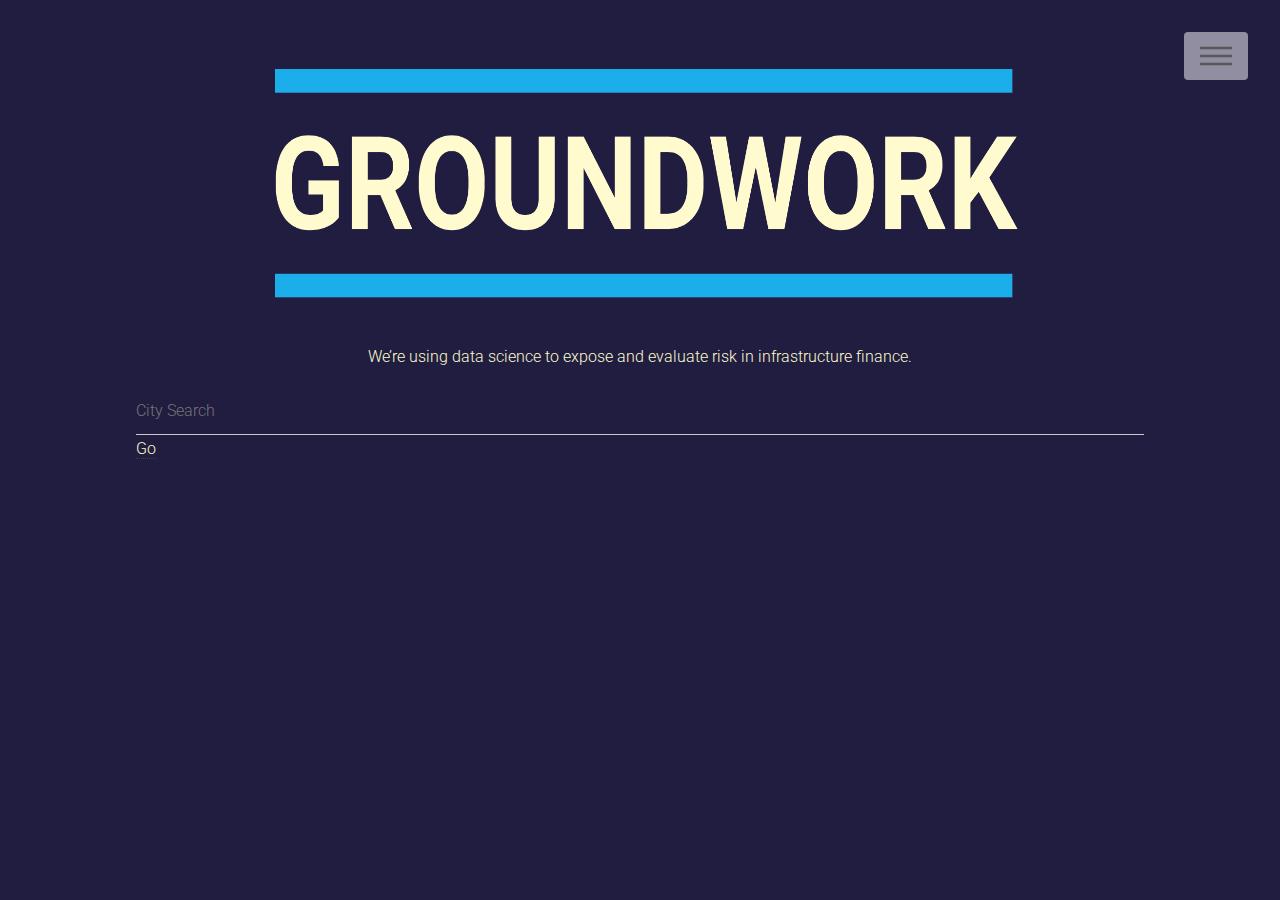
<file: html5up-phantom/index.html>
<!DOCTYPE HTML>
<!--
	Phantom by HTML5 UP
	html5up.net | @ajlkn
	Free for personal and commercial use under the CCA 3.0 license (html5up.net/license)
-->
<html>
	<head>
		<title>Groundwork</title>
		<meta charset="utf-8" />
		<meta name="viewport" content="width=device-width, initial-scale=1" />
		<!--[if lte IE 8]><script src="assets/js/ie/html5shiv.js"></script><![endif]-->
		<link rel="stylesheet" href="assets/css/main.css" />
        <link href="https://fonts.googleapis.com/css?family=Roboto" rel="stylesheet">
	</head>
    <body style="background-color:#201D40">

		<!-- Wrapper -->
			<div id="wrapper">

				<!-- Header -->
					<header id="header">
						<div class="inner">

							<!--&lt;!&ndash; Logo &ndash;&gt;-->
								<!--<a href="index.html" class="logo">-->
									<!--<span class="symbol"><img src="images/logo.svg" alt="" /></span><span class="title">Phantom</span>-->
								<!--</a>-->

							<!-- Nav -->
								<nav>
									<ul>
										<li><a href="#menu">Menu</a></li>
									</ul>
								</nav>
						</div>
					</header>

				<!-- Menu -->
					<nav id="menu">
						<h2>Menu</h2>
						<ul>
							<li><a href="index.html">Home</a></li>
							<li><a href="springfield_overview.html">Springfield Overview</a></li>
							<li><a href="springfield_roads.html">Springfield Roads</a></li>
						</ul>
					</nav>

				<!-- Main -->
					<div id="main">
						<div class="inner">
							<header>
								<p>
									<img src="images/groundwork.png" width="800" height="300" align="center">
								</p>
                                <!--<img class="centeredImage" src="images/groundwork.png" width="200" height="40">-->
								<p style="color:#FFFBCE">We’re using data science to expose and evaluate risk in infrastructure finance.</p>
							</header>

                            <div class="topnav">
                              <input type="text" font color="#FFFBCE" placeholder="City Search"><a href="springfield_overview.html"> <font color="#FFFBCE">Go</font></a>

                            </div>
							<!--<section class="tiles">-->
								<!--<article class="style1">-->
									<!--<span class="image">-->
										<!--<img src="images/pic01.jpg" alt="" />-->
									<!--</span>-->
									<!--<a href="generic.html">-->
										<!--<h2>Magna</h2>-->
										<!--<div class="content">-->
											<!--<p>Sed nisl arcu euismod sit amet nisi lorem etiam dolor veroeros et feugiat.</p>-->
										<!--</div>-->
									<!--</a>-->
								<!--</article>-->
								<!--<article class="style2">-->
									<!--<span class="image">-->
										<!--<img src="images/pic02.jpg" alt="" />-->
									<!--</span>-->
									<!--<a href="generic.html">-->
										<!--<h2>Lorem</h2>-->
										<!--<div class="content">-->
											<!--<p>Sed nisl arcu euismod sit amet nisi lorem etiam dolor veroeros et feugiat.</p>-->
										<!--</div>-->
									<!--</a>-->
								<!--</article>-->
								<!--<article class="style3">-->
									<!--<span class="image">-->
										<!--<img src="images/pic03.jpg" alt="" />-->
									<!--</span>-->
									<!--<a href="generic.html">-->
										<!--<h2>Feugiat</h2>-->
										<!--<div class="content">-->
											<!--<p>Sed nisl arcu euismod sit amet nisi lorem etiam dolor veroeros et feugiat.</p>-->
										<!--</div>-->
									<!--</a>-->
								<!--</article>-->
								<!--<article class="style4">-->
									<!--<span class="image">-->
										<!--<img src="images/pic04.jpg" alt="" />-->
									<!--</span>-->
									<!--<a href="generic.html">-->
										<!--<h2>Tempus</h2>-->
										<!--<div class="content">-->
											<!--<p>Sed nisl arcu euismod sit amet nisi lorem etiam dolor veroeros et feugiat.</p>-->
										<!--</div>-->
									<!--</a>-->
								<!--</article>-->
								<!--<article class="style5">-->
									<!--<span class="image">-->
										<!--<img src="images/pic05.jpg" alt="" />-->
									<!--</span>-->
									<!--<a href="generic.html">-->
										<!--<h2>Aliquam</h2>-->
										<!--<div class="content">-->
											<!--<p>Sed nisl arcu euismod sit amet nisi lorem etiam dolor veroeros et feugiat.</p>-->
										<!--</div>-->
									<!--</a>-->
								<!--</article>-->
								<!--<article class="style6">-->
									<!--<span class="image">-->
										<!--<img src="images/pic06.jpg" alt="" />-->
									<!--</span>-->
									<!--<a href="generic.html">-->
										<!--<h2>Veroeros</h2>-->
										<!--<div class="content">-->
											<!--<p>Sed nisl arcu euismod sit amet nisi lorem etiam dolor veroeros et feugiat.</p>-->
										<!--</div>-->
									<!--</a>-->
								<!--</article>-->
								<!--<article class="style2">-->
									<!--<span class="image">-->
										<!--<img src="images/pic07.jpg" alt="" />-->
									<!--</span>-->
									<!--<a href="generic.html">-->
										<!--<h2>Ipsum</h2>-->
										<!--<div class="content">-->
											<!--<p>Sed nisl arcu euismod sit amet nisi lorem etiam dolor veroeros et feugiat.</p>-->
										<!--</div>-->
									<!--</a>-->
								<!--</article>-->
								<!--<article class="style3">-->
									<!--<span class="image">-->
										<!--<img src="images/pic08.jpg" alt="" />-->
									<!--</span>-->
									<!--<a href="generic.html">-->
										<!--<h2>Dolor</h2>-->
										<!--<div class="content">-->
											<!--<p>Sed nisl arcu euismod sit amet nisi lorem etiam dolor veroeros et feugiat.</p>-->
										<!--</div>-->
									<!--</a>-->
								<!--</article>-->
								<!--<article class="style1">-->
									<!--<span class="image">-->
										<!--<img src="images/pic09.jpg" alt="" />-->
									<!--</span>-->
									<!--<a href="generic.html">-->
										<!--<h2>Nullam</h2>-->
										<!--<div class="content">-->
											<!--<p>Sed nisl arcu euismod sit amet nisi lorem etiam dolor veroeros et feugiat.</p>-->
										<!--</div>-->
									<!--</a>-->
								<!--</article>-->
								<!--<article class="style5">-->
									<!--<span class="image">-->
										<!--<img src="images/pic10.jpg" alt="" />-->
									<!--</span>-->
									<!--<a href="generic.html">-->
										<!--<h2>Ultricies</h2>-->
										<!--<div class="content">-->
											<!--<p>Sed nisl arcu euismod sit amet nisi lorem etiam dolor veroeros et feugiat.</p>-->
										<!--</div>-->
									<!--</a>-->
								<!--</article>-->
								<!--<article class="style6">-->
									<!--<span class="image">-->
										<!--<img src="images/pic11.jpg" alt="" />-->
									<!--</span>-->
									<!--<a href="generic.html">-->
										<!--<h2>Dictum</h2>-->
										<!--<div class="content">-->
											<!--<p>Sed nisl arcu euismod sit amet nisi lorem etiam dolor veroeros et feugiat.</p>-->
										<!--</div>-->
									<!--</a>-->
								<!--</article>-->
								<!--<article class="style4">-->
									<!--<span class="image">-->
										<!--<img src="images/pic12.jpg" alt="" />-->
									<!--</span>-->
									<!--<a href="generic.html">-->
										<!--<h2>Pretium</h2>-->
										<!--<div class="content">-->
											<!--<p>Sed nisl arcu euismod sit amet nisi lorem etiam dolor veroeros et feugiat.</p>-->
										<!--</div>-->
									<!--</a>-->
								<!--</article>-->
							<!--</section>-->
						</div>
					</div>

				<!--&lt;!&ndash; Footer &ndash;&gt;-->
					<!--<footer id="footer">-->
						<!--<div class="inner">-->
							<!--<section>-->
								<!--<h2>Get in touch</h2>-->
								<!--<form method="post" action="#">-->
									<!--<div class="field half first">-->
										<!--<input type="text" name="name" id="name" placeholder="Name" />-->
									<!--</div>-->
									<!--<div class="field half">-->
										<!--<input type="email" name="email" id="email" placeholder="Email" />-->
									<!--</div>-->
									<!--<div class="field">-->
										<!--<textarea name="message" id="message" placeholder="Message"></textarea>-->
									<!--</div>-->
									<!--<ul class="actions">-->
										<!--<li><input type="submit" value="Send" class="special" /></li>-->
									<!--</ul>-->
								<!--</form>-->
							<!--</section>-->
							<!--<section>-->
								<!--<h2>Follow</h2>-->
								<!--<ul class="icons">-->
									<!--<li><a href="#" class="icon style2 fa-twitter"><span class="label">Twitter</span></a></li>-->
									<!--<li><a href="#" class="icon style2 fa-facebook"><span class="label">Facebook</span></a></li>-->
									<!--<li><a href="#" class="icon style2 fa-instagram"><span class="label">Instagram</span></a></li>-->
									<!--<li><a href="#" class="icon style2 fa-dribbble"><span class="label">Dribbble</span></a></li>-->
									<!--<li><a href="#" class="icon style2 fa-github"><span class="label">GitHub</span></a></li>-->
									<!--<li><a href="#" class="icon style2 fa-500px"><span class="label">500px</span></a></li>-->
									<!--<li><a href="#" class="icon style2 fa-phone"><span class="label">Phone</span></a></li>-->
									<!--<li><a href="#" class="icon style2 fa-envelope-o"><span class="label">Email</span></a></li>-->
								<!--</ul>-->
							<!--</section>-->
							<!--<ul class="copyright">-->
								<!--<li>&copy; Untitled. All rights reserved</li><li>Design: <a href="http://html5up.net">HTML5 UP</a></li>-->
							<!--</ul>-->
						<!--</div>-->
					<!--</footer>-->

			</div>

		<!-- Scripts -->
			<script src="assets/js/jquery.min.js"></script>
			<script src="assets/js/skel.min.js"></script>
			<script src="assets/js/util.js"></script>
			<!--[if lte IE 8]><script src="assets/js/ie/respond.min.js"></script><![endif]-->
			<script src="assets/js/main.js"></script>

	</body>
</html>
</file>
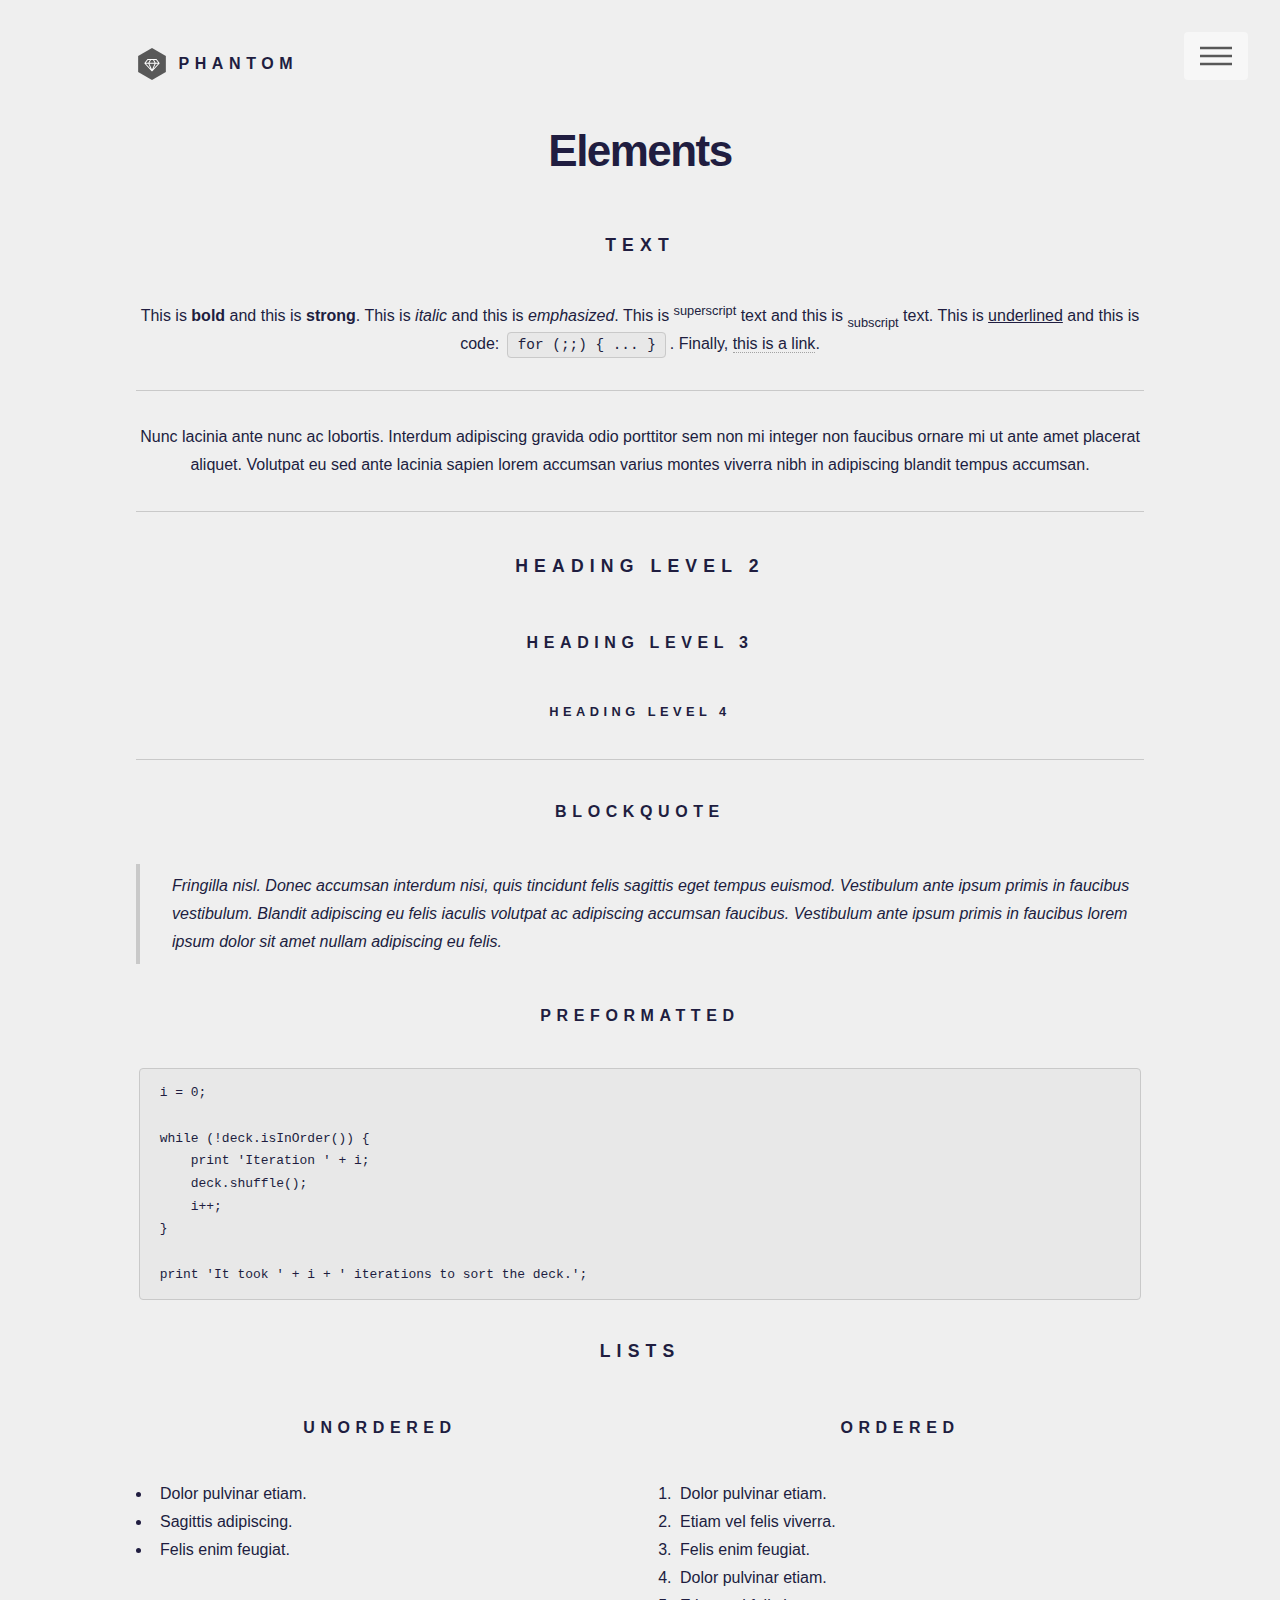
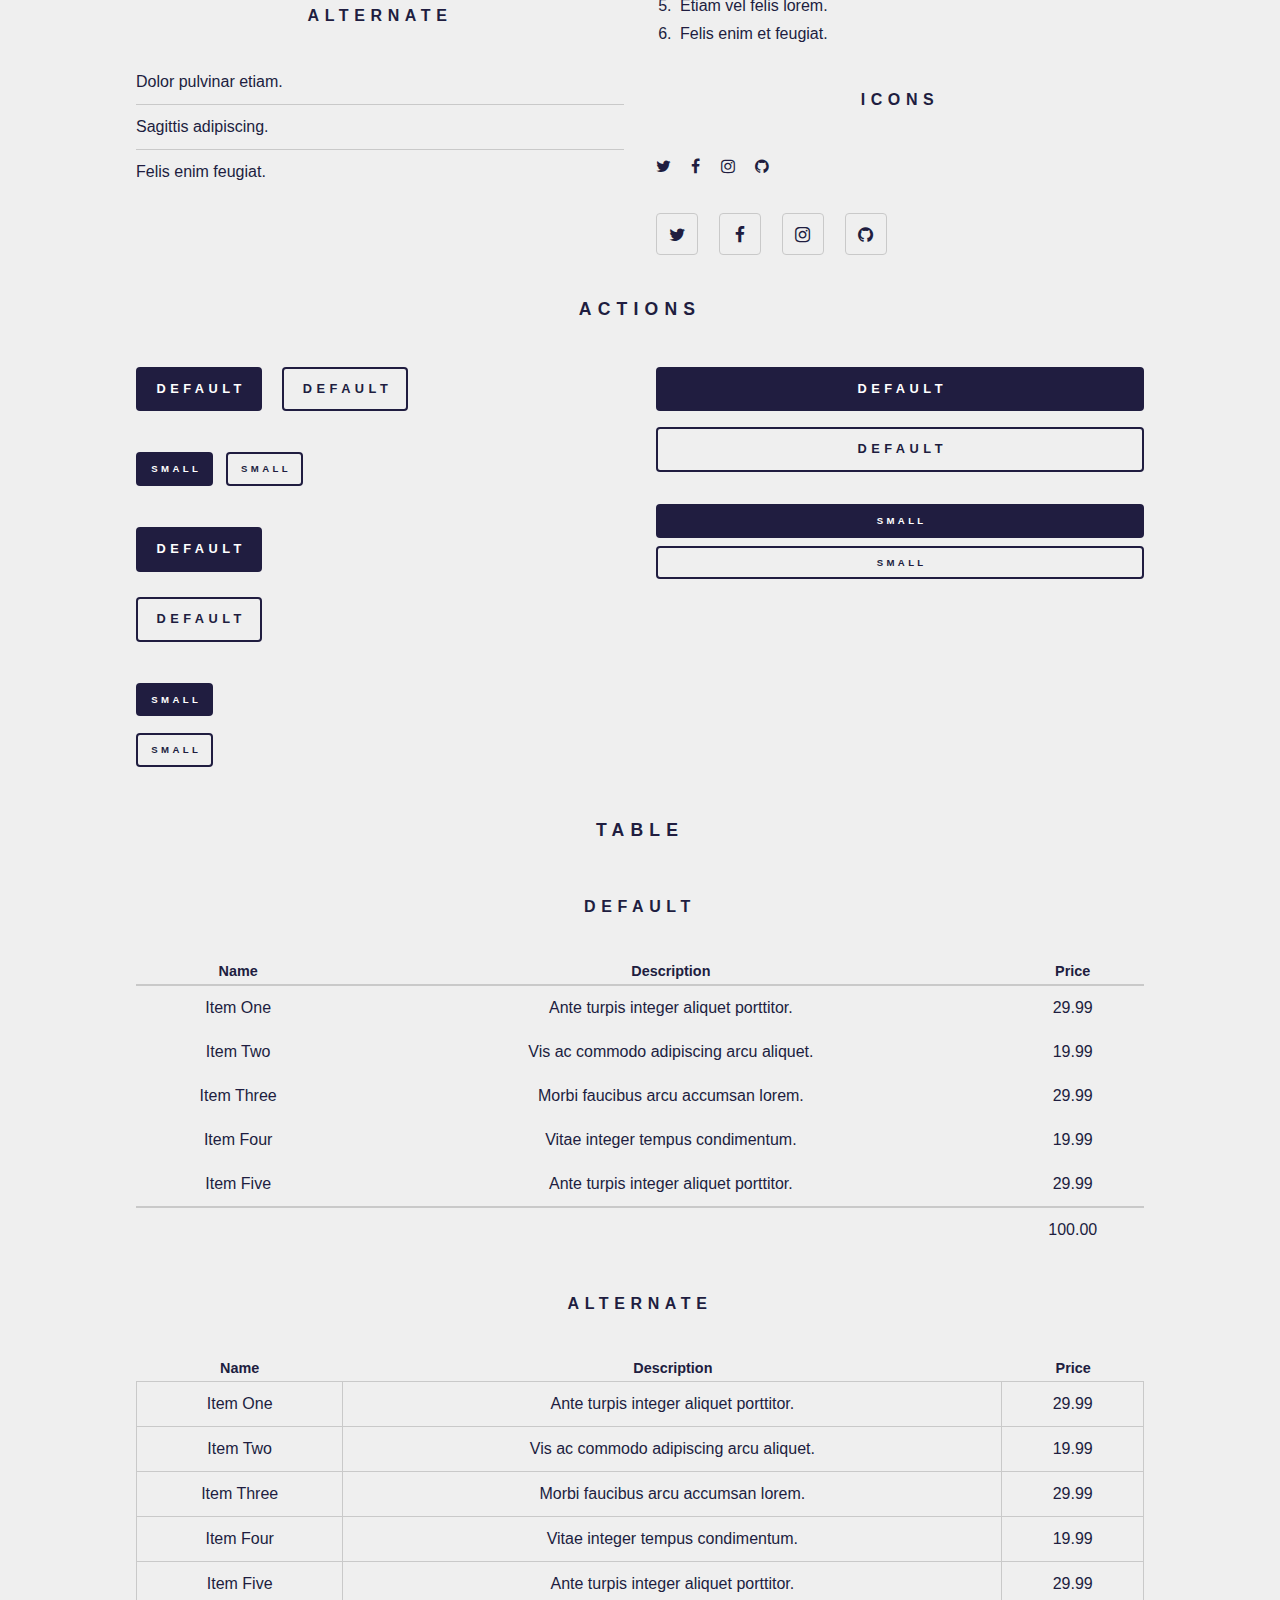
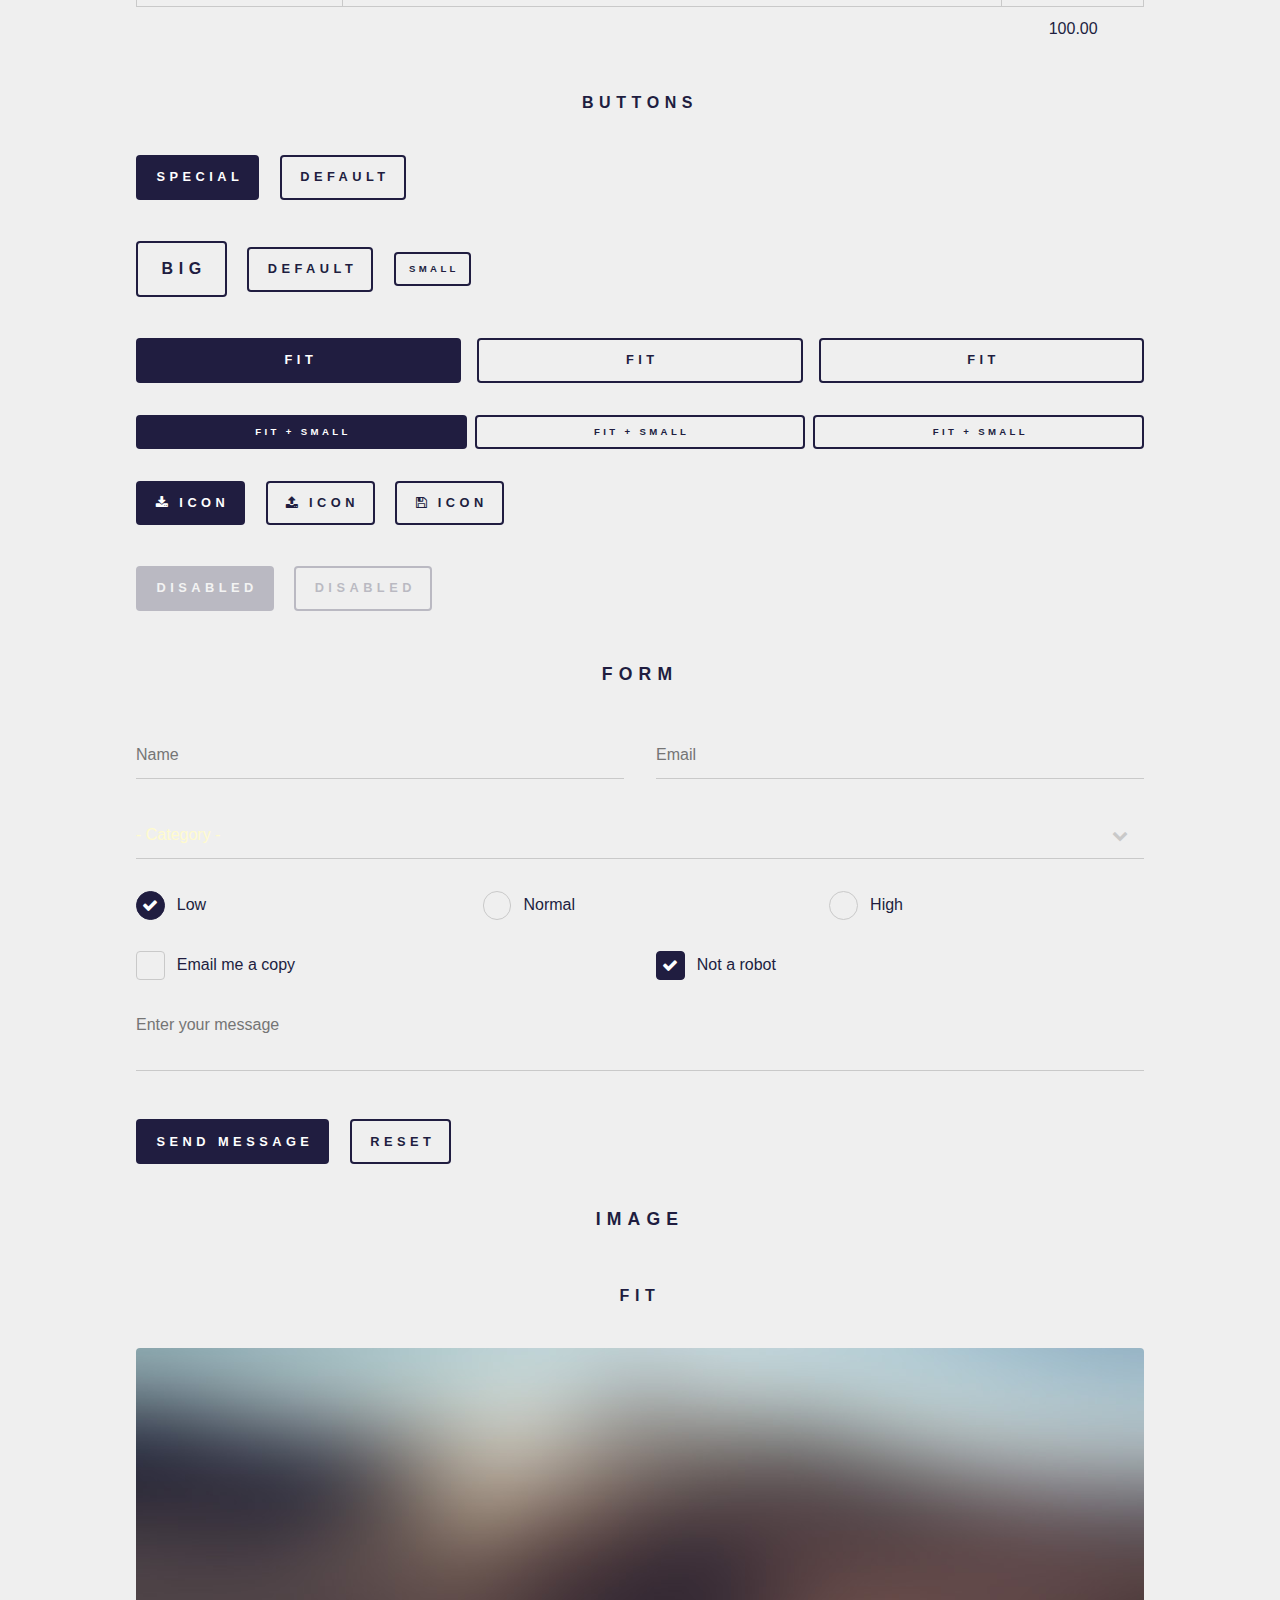
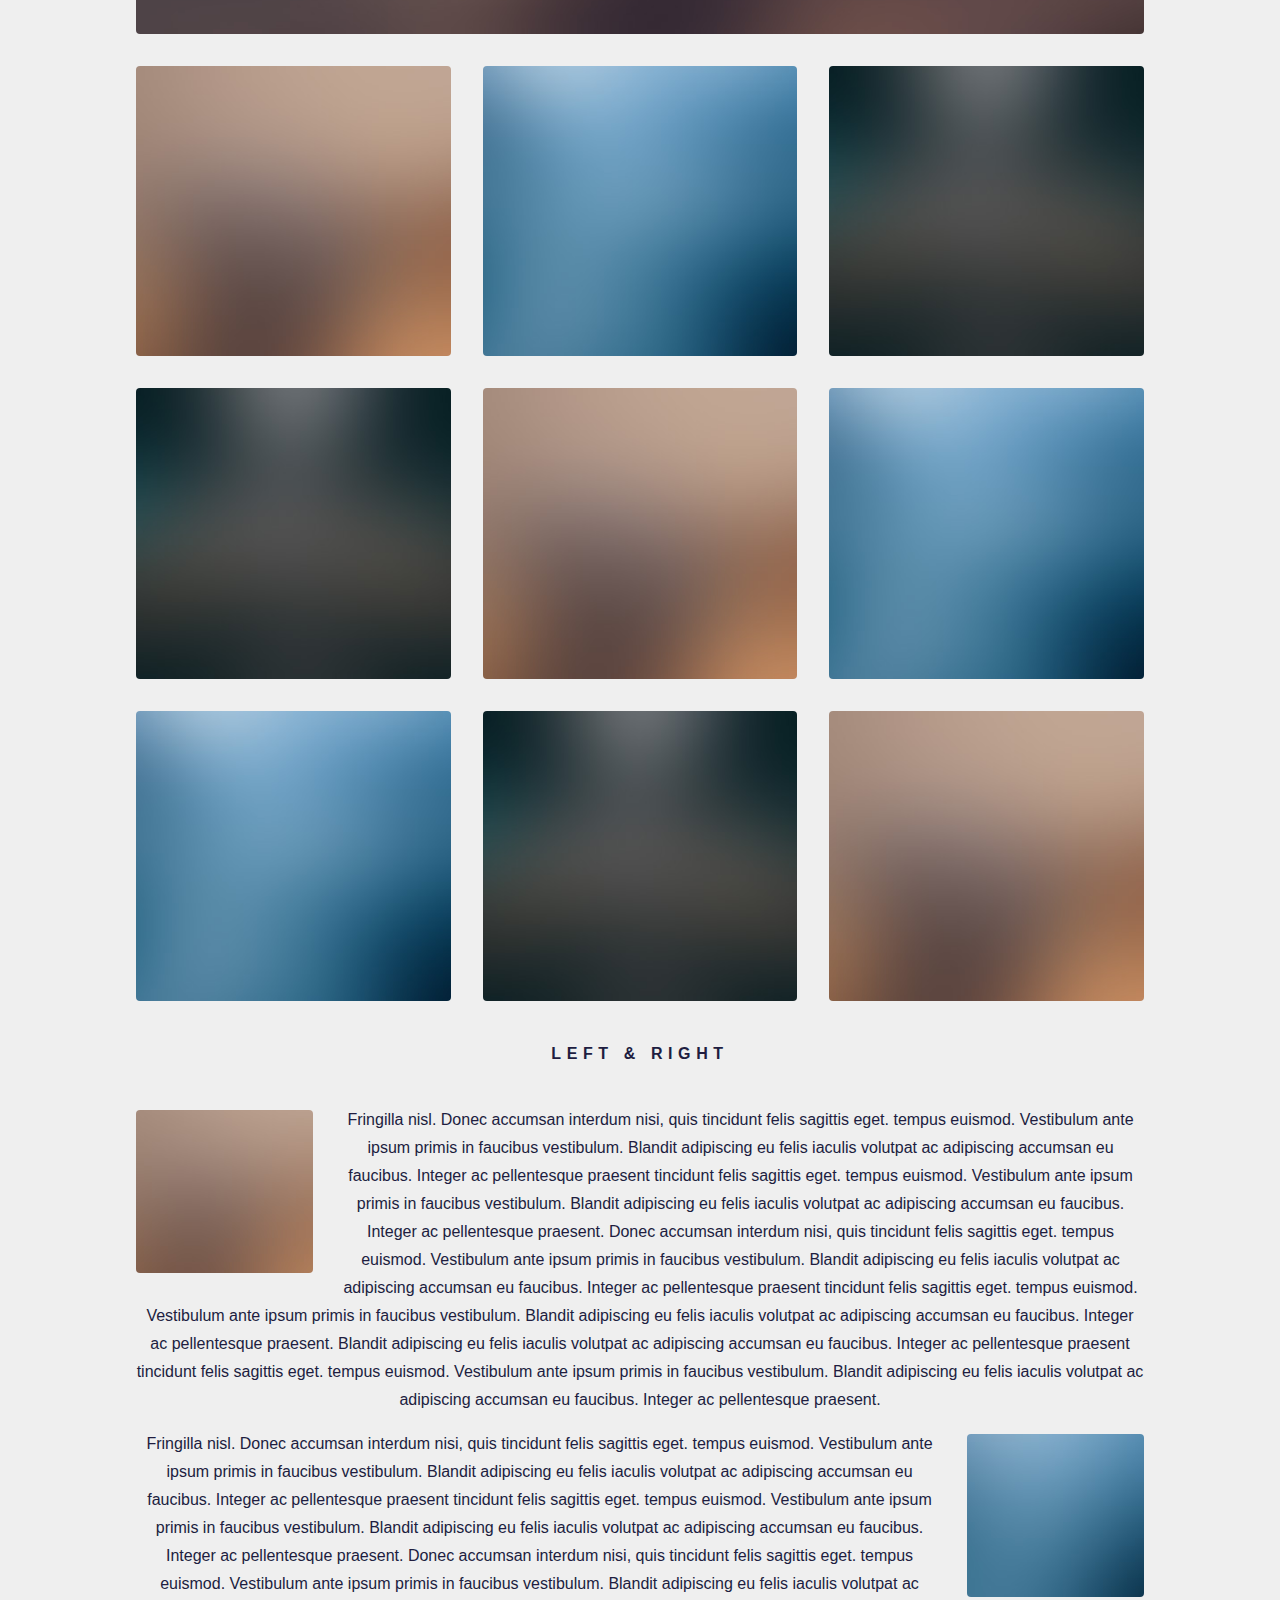
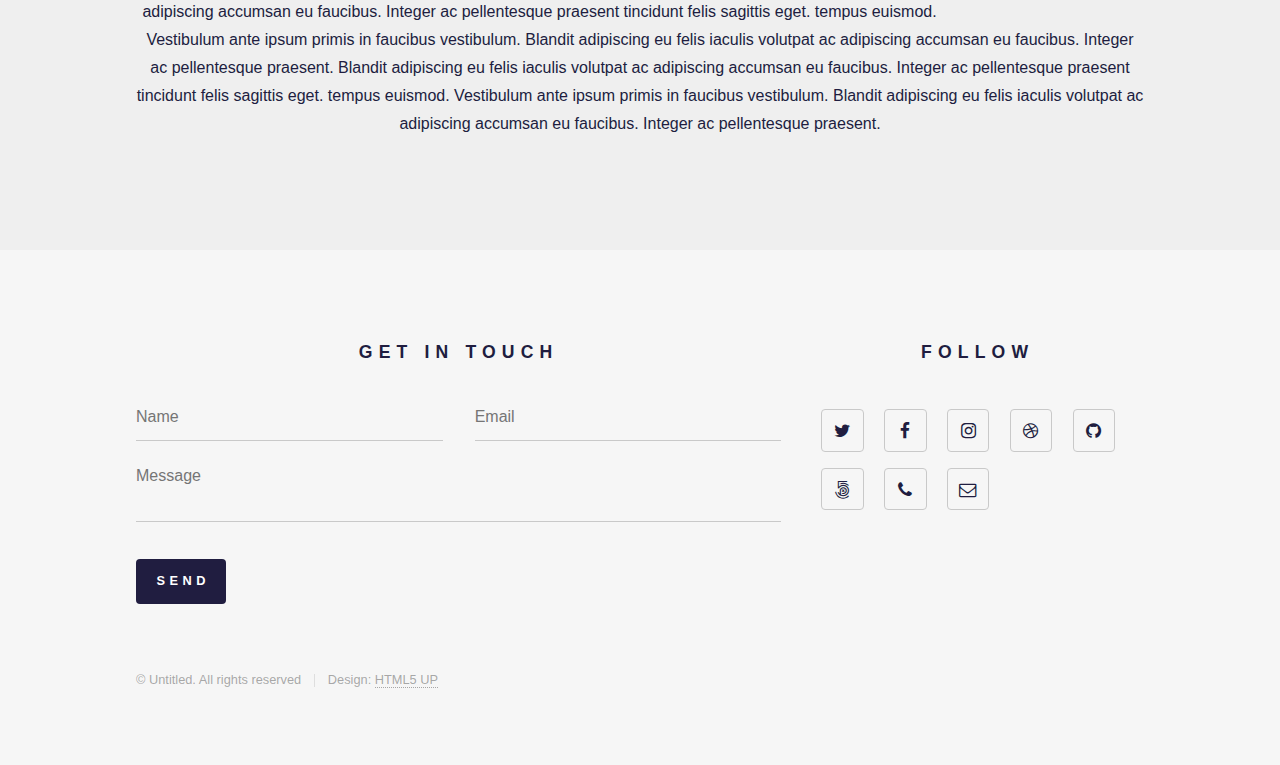
<file: html5up-phantom/elements.html>
<!DOCTYPE HTML>
<!--
	Phantom by HTML5 UP
	html5up.net | @ajlkn
	Free for personal and commercial use under the CCA 3.0 license (html5up.net/license)
-->
<html>
	<head>
		<title>Elements - Phantom by HTML5 UP</title>
		<meta charset="utf-8" />
		<meta name="viewport" content="width=device-width, initial-scale=1" />
		<!--[if lte IE 8]><script src="assets/js/ie/html5shiv.js"></script><![endif]-->
		<link rel="stylesheet" href="assets/css/main.css" />
		<!--[if lte IE 9]><link rel="stylesheet" href="assets/css/ie9.css" /><![endif]-->
		<!--[if lte IE 8]><link rel="stylesheet" href="assets/css/ie8.css" /><![endif]-->
	</head>
	<body>
		<!-- Wrapper -->
			<div id="wrapper">

				<!-- Header -->
					<header id="header">
						<div class="inner">

							<!-- Logo -->
								<a href="index.html" class="logo">
									<span class="symbol"><img src="images/logo.svg" alt="" /></span><span class="title">Phantom</span>
								</a>

							<!-- Nav -->
								<nav>
									<ul>
										<li><a href="#menu">Menu</a></li>
									</ul>
								</nav>

						</div>
					</header>

				<!-- Menu -->
					<nav id="menu">
						<h2>Menu</h2>
						<ul>
							<li><a href="index.html">Home</a></li>
							<li><a href="generic.html">Ipsum veroeros</a></li>
							<li><a href="generic.html">Tempus etiam</a></li>
							<li><a href="generic.html">Consequat dolor</a></li>
							<li><a href="elements.html">Elements</a></li>
						</ul>
					</nav>

				<!-- Main -->
					<div id="main">
						<div class="inner">
							<h1>Elements</h1>

							<!-- Text -->
								<section>
									<h2>Text</h2>
									<p>This is <b>bold</b> and this is <strong>strong</strong>. This is <i>italic</i> and this is <em>emphasized</em>.
									This is <sup>superscript</sup> text and this is <sub>subscript</sub> text.
									This is <u>underlined</u> and this is code: <code>for (;;) { ... }</code>. Finally, <a href="#">this is a link</a>.</p>
									<hr />
									<p>Nunc lacinia ante nunc ac lobortis. Interdum adipiscing gravida odio porttitor sem non mi integer non faucibus ornare mi ut ante amet placerat aliquet. Volutpat eu sed ante lacinia sapien lorem accumsan varius montes viverra nibh in adipiscing blandit tempus accumsan.</p>
									<hr />
									<h2>Heading Level 2</h2>
									<h3>Heading Level 3</h3>
									<h4>Heading Level 4</h4>
									<hr />
									<h3>Blockquote</h3>
									<blockquote>Fringilla nisl. Donec accumsan interdum nisi, quis tincidunt felis sagittis eget tempus euismod. Vestibulum ante ipsum primis in faucibus vestibulum. Blandit adipiscing eu felis iaculis volutpat ac adipiscing accumsan faucibus. Vestibulum ante ipsum primis in faucibus lorem ipsum dolor sit amet nullam adipiscing eu felis.</blockquote>
									<h3>Preformatted</h3>
									<pre><code>i = 0;

while (!deck.isInOrder()) {
    print 'Iteration ' + i;
    deck.shuffle();
    i++;
}

print 'It took ' + i + ' iterations to sort the deck.';</code></pre>
								</section>

							<!-- Lists -->
								<section>
									<h2>Lists</h2>
									<div class="row">
										<div class="6u 12u$(medium)">
											<h3>Unordered</h3>
											<ul>
												<li>Dolor pulvinar etiam.</li>
												<li>Sagittis adipiscing.</li>
												<li>Felis enim feugiat.</li>
											</ul>
											<h3>Alternate</h3>
											<ul class="alt">
												<li>Dolor pulvinar etiam.</li>
												<li>Sagittis adipiscing.</li>
												<li>Felis enim feugiat.</li>
											</ul>
										</div>
										<div class="6u$ 12u$(medium)">
											<h3>Ordered</h3>
											<ol>
												<li>Dolor pulvinar etiam.</li>
												<li>Etiam vel felis viverra.</li>
												<li>Felis enim feugiat.</li>
												<li>Dolor pulvinar etiam.</li>
												<li>Etiam vel felis lorem.</li>
												<li>Felis enim et feugiat.</li>
											</ol>
											<h3>Icons</h3>
											<ul class="icons">
												<li><a href="#" class="icon style1 fa-twitter"><span class="label">Twitter</span></a></li>
												<li><a href="#" class="icon style1 fa-facebook"><span class="label">Facebook</span></a></li>
												<li><a href="#" class="icon style1 fa-instagram"><span class="label">Instagram</span></a></li>
												<li><a href="#" class="icon style1 fa-github"><span class="label">Github</span></a></li>
											</ul>
											<ul class="icons">
												<li><a href="#" class="icon style2 fa-twitter"><span class="label">Twitter</span></a></li>
												<li><a href="#" class="icon style2 fa-facebook"><span class="label">Facebook</span></a></li>
												<li><a href="#" class="icon style2 fa-instagram"><span class="label">Instagram</span></a></li>
												<li><a href="#" class="icon style2 fa-github"><span class="label">Github</span></a></li>
											</ul>
										</div>
									</div>
									<h2>Actions</h2>
									<div class="row">
										<div class="6u 12u$(medium)">
											<ul class="actions">
												<li><a href="#" class="button special">Default</a></li>
												<li><a href="#" class="button">Default</a></li>
											</ul>
											<ul class="actions small">
												<li><a href="#" class="button special small">Small</a></li>
												<li><a href="#" class="button small">Small</a></li>
											</ul>
											<ul class="actions vertical">
												<li><a href="#" class="button special">Default</a></li>
												<li><a href="#" class="button">Default</a></li>
											</ul>
											<ul class="actions vertical small">
												<li><a href="#" class="button special small">Small</a></li>
												<li><a href="#" class="button small">Small</a></li>
											</ul>
										</div>
										<div class="6u 12u$(medium)">
											<ul class="actions vertical">
												<li><a href="#" class="button special fit">Default</a></li>
												<li><a href="#" class="button fit">Default</a></li>
											</ul>
											<ul class="actions vertical small">
												<li><a href="#" class="button special small fit">Small</a></li>
												<li><a href="#" class="button small fit">Small</a></li>
											</ul>
										</div>
									</div>
								</section>

							<!-- Table -->
								<section>
									<h2>Table</h2>
									<h3>Default</h3>
									<div class="table-wrapper">
										<table>
											<thead>
												<tr>
													<th>Name</th>
													<th>Description</th>
													<th>Price</th>
												</tr>
											</thead>
											<tbody>
												<tr>
													<td>Item One</td>
													<td>Ante turpis integer aliquet porttitor.</td>
													<td>29.99</td>
												</tr>
												<tr>
													<td>Item Two</td>
													<td>Vis ac commodo adipiscing arcu aliquet.</td>
													<td>19.99</td>
												</tr>
												<tr>
													<td>Item Three</td>
													<td> Morbi faucibus arcu accumsan lorem.</td>
													<td>29.99</td>
												</tr>
												<tr>
													<td>Item Four</td>
													<td>Vitae integer tempus condimentum.</td>
													<td>19.99</td>
												</tr>
												<tr>
													<td>Item Five</td>
													<td>Ante turpis integer aliquet porttitor.</td>
													<td>29.99</td>
												</tr>
											</tbody>
											<tfoot>
												<tr>
													<td colspan="2"></td>
													<td>100.00</td>
												</tr>
											</tfoot>
										</table>
									</div>

									<h3>Alternate</h3>
									<div class="table-wrapper">
										<table class="alt">
											<thead>
												<tr>
													<th>Name</th>
													<th>Description</th>
													<th>Price</th>
												</tr>
											</thead>
											<tbody>
												<tr>
													<td>Item One</td>
													<td>Ante turpis integer aliquet porttitor.</td>
													<td>29.99</td>
												</tr>
												<tr>
													<td>Item Two</td>
													<td>Vis ac commodo adipiscing arcu aliquet.</td>
													<td>19.99</td>
												</tr>
												<tr>
													<td>Item Three</td>
													<td> Morbi faucibus arcu accumsan lorem.</td>
													<td>29.99</td>
												</tr>
												<tr>
													<td>Item Four</td>
													<td>Vitae integer tempus condimentum.</td>
													<td>19.99</td>
												</tr>
												<tr>
													<td>Item Five</td>
													<td>Ante turpis integer aliquet porttitor.</td>
													<td>29.99</td>
												</tr>
											</tbody>
											<tfoot>
												<tr>
													<td colspan="2"></td>
													<td>100.00</td>
												</tr>
											</tfoot>
										</table>
									</div>
								</section>

							<!-- Buttons -->
								<section>
									<h3>Buttons</h3>
									<ul class="actions">
										<li><a href="#" class="button special">Special</a></li>
										<li><a href="#" class="button">Default</a></li>
									</ul>
									<ul class="actions">
										<li><a href="#" class="button big">Big</a></li>
										<li><a href="#" class="button">Default</a></li>
										<li><a href="#" class="button small">Small</a></li>
									</ul>
									<ul class="actions fit">
										<li><a href="#" class="button special fit">Fit</a></li>
										<li><a href="#" class="button fit">Fit</a></li>
										<li><a href="#" class="button fit">Fit</a></li>
									</ul>
									<ul class="actions fit small">
										<li><a href="#" class="button special fit small">Fit + Small</a></li>
										<li><a href="#" class="button fit small">Fit + Small</a></li>
										<li><a href="#" class="button fit small">Fit + Small</a></li>
									</ul>
									<ul class="actions">
										<li><a href="#" class="button special icon fa-download">Icon</a></li>
										<li><a href="#" class="button icon fa-upload">Icon</a></li>
										<li><a href="#" class="button icon fa-save">Icon</a></li>
									</ul>
									<ul class="actions">
										<li><span class="button special disabled">Disabled</span></li>
										<li><span class="button disabled">Disabled</span></li>
									</ul>
								</section>

							<!-- Form -->
								<section>
									<h2>Form</h2>
									<form method="post" action="#">
										<div class="row uniform">
											<div class="6u 12u$(xsmall)">
												<input type="text" name="demo-name" id="demo-name" value="" placeholder="Name" />
											</div>
											<div class="6u$ 12u$(xsmall)">
												<input type="email" name="demo-email" id="demo-email" value="" placeholder="Email" />
											</div>
											<div class="12u$">
												<div class="select-wrapper">
													<select name="demo-category" id="demo-category">
														<option value="">- Category -</option>
														<option value="1">Manufacturing</option>
														<option value="1">Shipping</option>
														<option value="1">Administration</option>
														<option value="1">Human Resources</option>
													</select>
												</div>
											</div>
											<div class="4u 12u$(small)">
												<input type="radio" id="demo-priority-low" name="demo-priority" checked>
												<label for="demo-priority-low">Low</label>
											</div>
											<div class="4u 12u$(small)">
												<input type="radio" id="demo-priority-normal" name="demo-priority">
												<label for="demo-priority-normal">Normal</label>
											</div>
											<div class="4u$ 12u$(small)">
												<input type="radio" id="demo-priority-high" name="demo-priority">
												<label for="demo-priority-high">High</label>
											</div>
											<div class="6u 12u$(small)">
												<input type="checkbox" id="demo-copy" name="demo-copy">
												<label for="demo-copy">Email me a copy</label>
											</div>
											<div class="6u$ 12u$(small)">
												<input type="checkbox" id="demo-human" name="demo-human" checked>
												<label for="demo-human">Not a robot</label>
											</div>
											<div class="12u$">
												<textarea name="demo-message" id="demo-message" placeholder="Enter your message" rows="6"></textarea>
											</div>
											<div class="12u$">
												<ul class="actions">
													<li><input type="submit" value="Send Message" class="special" /></li>
													<li><input type="reset" value="Reset" /></li>
												</ul>
											</div>
										</div>
									</form>
								</section>

							<!-- Image -->
								<section>
									<h2>Image</h2>
									<h3>Fit</h3>
									<div class="box alt">
										<div class="row uniform">
											<div class="12u$"><span class="image fit"><img src="images/pic13.jpg" alt="" /></span></div>
											<div class="4u"><span class="image fit"><img src="images/pic01.jpg" alt="" /></span></div>
											<div class="4u"><span class="image fit"><img src="images/pic02.jpg" alt="" /></span></div>
											<div class="4u$"><span class="image fit"><img src="images/pic03.jpg" alt="" /></span></div>
											<div class="4u"><span class="image fit"><img src="images/pic03.jpg" alt="" /></span></div>
											<div class="4u"><span class="image fit"><img src="images/pic01.jpg" alt="" /></span></div>
											<div class="4u$"><span class="image fit"><img src="images/pic02.jpg" alt="" /></span></div>
											<div class="4u"><span class="image fit"><img src="images/pic02.jpg" alt="" /></span></div>
											<div class="4u"><span class="image fit"><img src="images/pic03.jpg" alt="" /></span></div>
											<div class="4u$"><span class="image fit"><img src="images/pic01.jpg" alt="" /></span></div>
										</div>
									</div>
									<h3>Left &amp; Right</h3>
									<p><span class="image left"><img src="images/pic14.jpg" alt="" /></span>Fringilla nisl. Donec accumsan interdum nisi, quis tincidunt felis sagittis eget. tempus euismod. Vestibulum ante ipsum primis in faucibus vestibulum. Blandit adipiscing eu felis iaculis volutpat ac adipiscing accumsan eu faucibus. Integer ac pellentesque praesent tincidunt felis sagittis eget. tempus euismod. Vestibulum ante ipsum primis in faucibus vestibulum. Blandit adipiscing eu felis iaculis volutpat ac adipiscing accumsan eu faucibus. Integer ac pellentesque praesent. Donec accumsan interdum nisi, quis tincidunt felis sagittis eget. tempus euismod. Vestibulum ante ipsum primis in faucibus vestibulum. Blandit adipiscing eu felis iaculis volutpat ac adipiscing accumsan eu faucibus. Integer ac pellentesque praesent tincidunt felis sagittis eget. tempus euismod. Vestibulum ante ipsum primis in faucibus vestibulum. Blandit adipiscing eu felis iaculis volutpat ac adipiscing accumsan eu faucibus. Integer ac pellentesque praesent. Blandit adipiscing eu felis iaculis volutpat ac adipiscing accumsan eu faucibus. Integer ac pellentesque praesent tincidunt felis sagittis eget. tempus euismod. Vestibulum ante ipsum primis in faucibus vestibulum. Blandit adipiscing eu felis iaculis volutpat ac adipiscing accumsan eu faucibus. Integer ac pellentesque praesent.</p>
									<p><span class="image right"><img src="images/pic15.jpg" alt="" /></span>Fringilla nisl. Donec accumsan interdum nisi, quis tincidunt felis sagittis eget. tempus euismod. Vestibulum ante ipsum primis in faucibus vestibulum. Blandit adipiscing eu felis iaculis volutpat ac adipiscing accumsan eu faucibus. Integer ac pellentesque praesent tincidunt felis sagittis eget. tempus euismod. Vestibulum ante ipsum primis in faucibus vestibulum. Blandit adipiscing eu felis iaculis volutpat ac adipiscing accumsan eu faucibus. Integer ac pellentesque praesent. Donec accumsan interdum nisi, quis tincidunt felis sagittis eget. tempus euismod. Vestibulum ante ipsum primis in faucibus vestibulum. Blandit adipiscing eu felis iaculis volutpat ac adipiscing accumsan eu faucibus. Integer ac pellentesque praesent tincidunt felis sagittis eget. tempus euismod. Vestibulum ante ipsum primis in faucibus vestibulum. Blandit adipiscing eu felis iaculis volutpat ac adipiscing accumsan eu faucibus. Integer ac pellentesque praesent. Blandit adipiscing eu felis iaculis volutpat ac adipiscing accumsan eu faucibus. Integer ac pellentesque praesent tincidunt felis sagittis eget. tempus euismod. Vestibulum ante ipsum primis in faucibus vestibulum. Blandit adipiscing eu felis iaculis volutpat ac adipiscing accumsan eu faucibus. Integer ac pellentesque praesent.</p>
								</section>

						</div>
					</div>

				<!-- Footer -->
					<footer id="footer">
						<div class="inner">
							<section>
								<h2>Get in touch</h2>
								<form method="post" action="#">
									<div class="field half first">
										<input type="text" name="name" id="name" placeholder="Name" />
									</div>
									<div class="field half">
										<input type="email" name="email" id="email" placeholder="Email" />
									</div>
									<div class="field">
										<textarea name="message" id="message" placeholder="Message"></textarea>
									</div>
									<ul class="actions">
										<li><input type="submit" value="Send" class="special" /></li>
									</ul>
								</form>
							</section>
							<section>
								<h2>Follow</h2>
								<ul class="icons">
									<li><a href="#" class="icon style2 fa-twitter"><span class="label">Twitter</span></a></li>
									<li><a href="#" class="icon style2 fa-facebook"><span class="label">Facebook</span></a></li>
									<li><a href="#" class="icon style2 fa-instagram"><span class="label">Instagram</span></a></li>
									<li><a href="#" class="icon style2 fa-dribbble"><span class="label">Dribbble</span></a></li>
									<li><a href="#" class="icon style2 fa-github"><span class="label">GitHub</span></a></li>
									<li><a href="#" class="icon style2 fa-500px"><span class="label">500px</span></a></li>
									<li><a href="#" class="icon style2 fa-phone"><span class="label">Phone</span></a></li>
									<li><a href="#" class="icon style2 fa-envelope-o"><span class="label">Email</span></a></li>
								</ul>
							</section>
							<ul class="copyright">
								<li>&copy; Untitled. All rights reserved</li><li>Design: <a href="http://html5up.net">HTML5 UP</a></li>
							</ul>
						</div>
					</footer>

			</div>

		<!-- Scripts -->
			<script src="assets/js/jquery.min.js"></script>
			<script src="assets/js/skel.min.js"></script>
			<script src="assets/js/util.js"></script>
			<!--[if lte IE 8]><script src="assets/js/ie/respond.min.js"></script><![endif]-->
			<script src="assets/js/main.js"></script>

	</body>
</html>
</file>
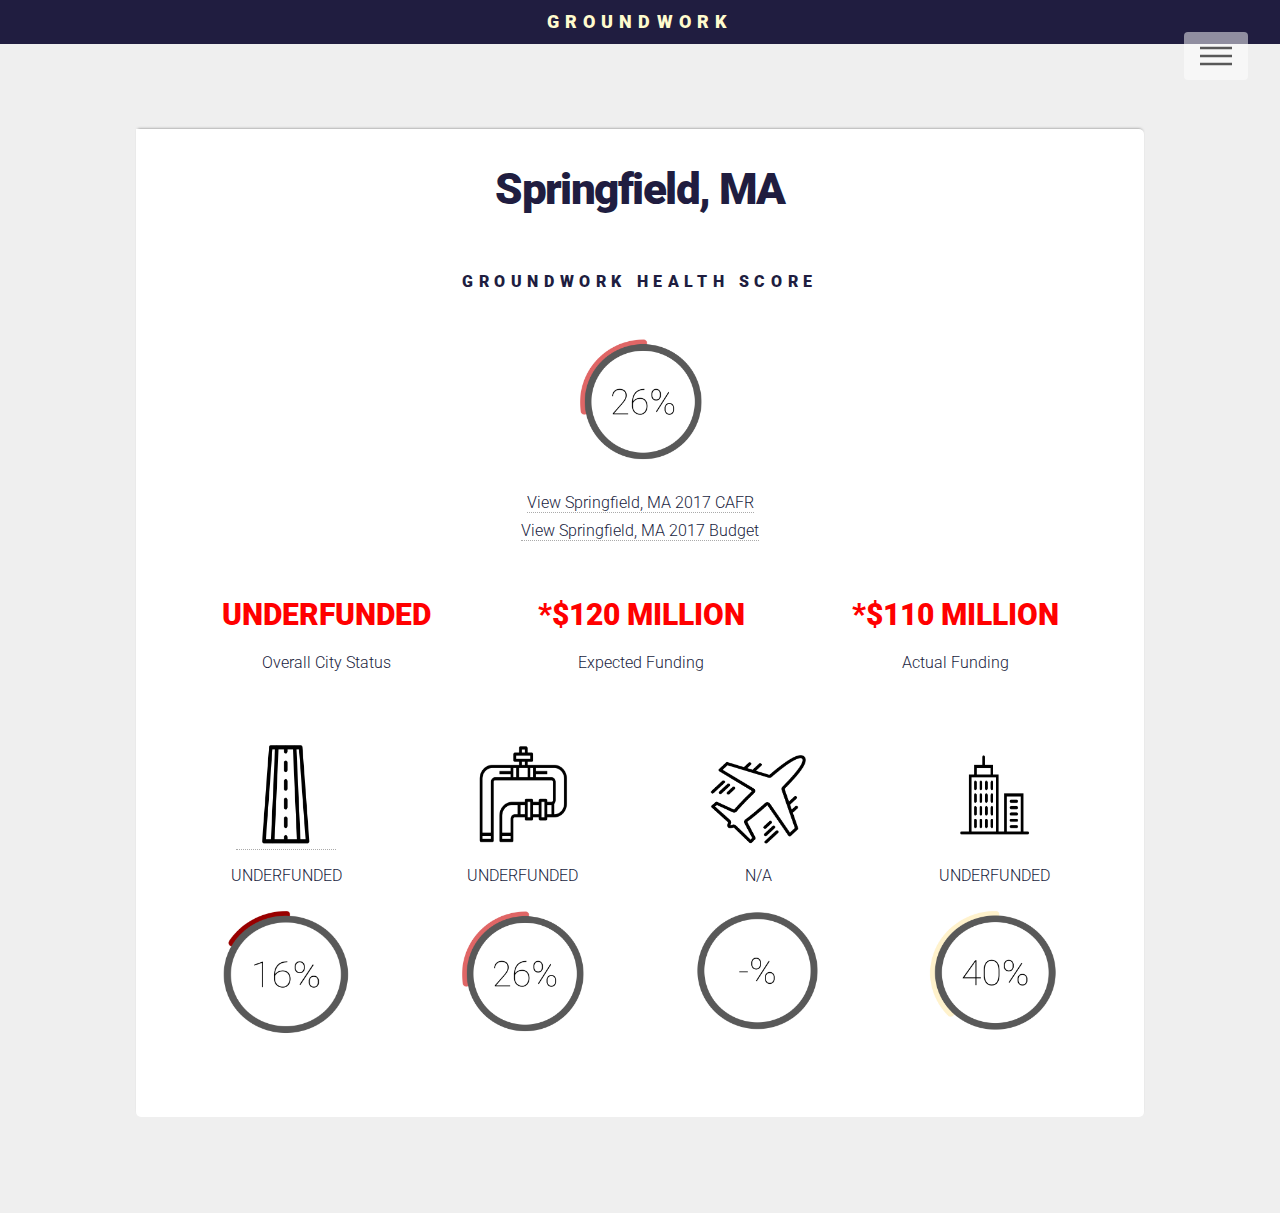
<file: html5up-phantom/springfield_overview.html>
<!DOCTYPE HTML>
<!--
	Phantom by HTML5 UP
	html5up.net | @ajlkn
	Free for personal and commercial use under the CCA 3.0 license (html5up.net/license)
-->
<html>
	<head>
		<title>Groundwork</title>
		<meta charset="utf-8" />
		<meta name="viewport" content="width=device-width, initial-scale=1" />
		<!--[if lte IE 8]><script src="assets/js/ie/html5shiv.js"></script><![endif]-->
		<link rel="stylesheet" href="assets/css/main.css" />
        <link href="https://fonts.googleapis.com/css?family=Roboto" rel="stylesheet">

	</head>
	<body>


<h2 style="background-color:#201D40; color:#FFFBCE">Groundwork</h2>


			<div id="wrapper">
					<header id="header">
						<div class="inner">


							<!-- Nav -->
								<nav>
									<span class="symbol"></span><span class="title"></span>
								</a>
									<ul>
										<li><a href="#menu">Menu</a></li>

									</ul>
								</nav>

						</div>
					</header>

				<!-- Menu -->
					<nav id="menu">
						<h2>Menu</h2>
						<ul>
							<li><a href="index.html">Home</a></li>
							<li><a href="springfield_overview.html">Springfield Overview</a></li>
							<li><a href="springfield_roads.html">Springfield Roads</a></li>
						</ul>
					</nav>

				<!-- Main -->
					<div id="main">
						<div class="inner">
                            <div id = "content">
							<h1>Springfield, MA</h1>
                                <h3> Groundwork Health Score</h3>
								<p>
                                    <img src="images/26white.png" width="130" height="130" align="center">
                                </p>
                                <p>
                                <a href="https://www.springfield-ma.gov/finance/index.php?id=151">View Springfield, MA 2017 CAFR</a>
                                <br>
                                <a href="http://www.springfield-ma.gov/finance/index.php?id=omb">View Springfield, MA 2017 Budget</a>
                            </p>
                                <br>
                            <!--<p style="text-decoration: underline;">View Springfield, MA 2017 CAFR</p>-->

                        <!--<div class="center-div">-->
                            <!--<button type="button" style="position: center;">View Springfield, MA 2017 CAFR</button>-->
                        <!--</div>-->
                            <!--<br>-->


							<table style="width:100%; background-color: white" >
							  <tr>
								<th style="font-size: 30px; color:red"> UNDERFUNDED </td>
								<th style="font-size: 30px; color:red"> *$120 MILLION </td>
								<th style="font-size: 30px; color:red"> *$110 MILLION </td>
							  </tr>
                                <tr>
								<td>Overall City Status</td>
								<td>Expected Funding</td>
								<td>Actual Funding </td>
							  </tr>
							</table>
                                <br>
							<!--<span class="image main"><img src="images/donut-pie-chart.png" width="100" height="100"/></span>-->
							<table style="width:100%; background-color: white" >
							  <tr>
								<th><a href="springfield_roads.html"> <img src="images/trans_road.png" width="100" height="100" align="center"></th>
								<th><img src="images/trans_sewage.png" width="100" height="100" align="center"</th>
								<th><img src="images/trans_airport.png" width="110" height="90" align="center"</th>
								<th><img src="images/trans_building.png" width="100" height="100" align="center"</th>
							  </tr>
							  <tr>
								<td>UNDERFUNDED</td>
								<td>UNDERFUNDED</td>
								<td>N/A</td>
								<td>UNDERFUNDED</td>
							  </tr>
							  <tr>
								<td>
                                    <img src="images/16white.png" width="130" height="130" align="center">
                                </td>
								<td>
                                    <img src="images/26white.png" width="130" height="130" align="center">
                                </td>
								<td>
                                    <img src="images/blankWhite.png" width="130" height="130" align="center">
                                </td>
								<td>
                                    <img src="images/40white.png" width="130" height="130" align="center">
                                </td>
							  </tr>
							  </tr>
							</table>
                                </div>
						</div>
					</div>
			</div>

		<!-- Scripts -->
			<script src="assets/js/jquery.min.js"></script>
			<script src="assets/js/skel.min.js"></script>
			<script src="assets/js/util.js"></script>
			<!--[if lte IE 8]><script src="assets/js/ie/respond.min.js"></script><![endif]-->
			<script src="assets/js/main.js"></script>

	</body>
</html>
</file>
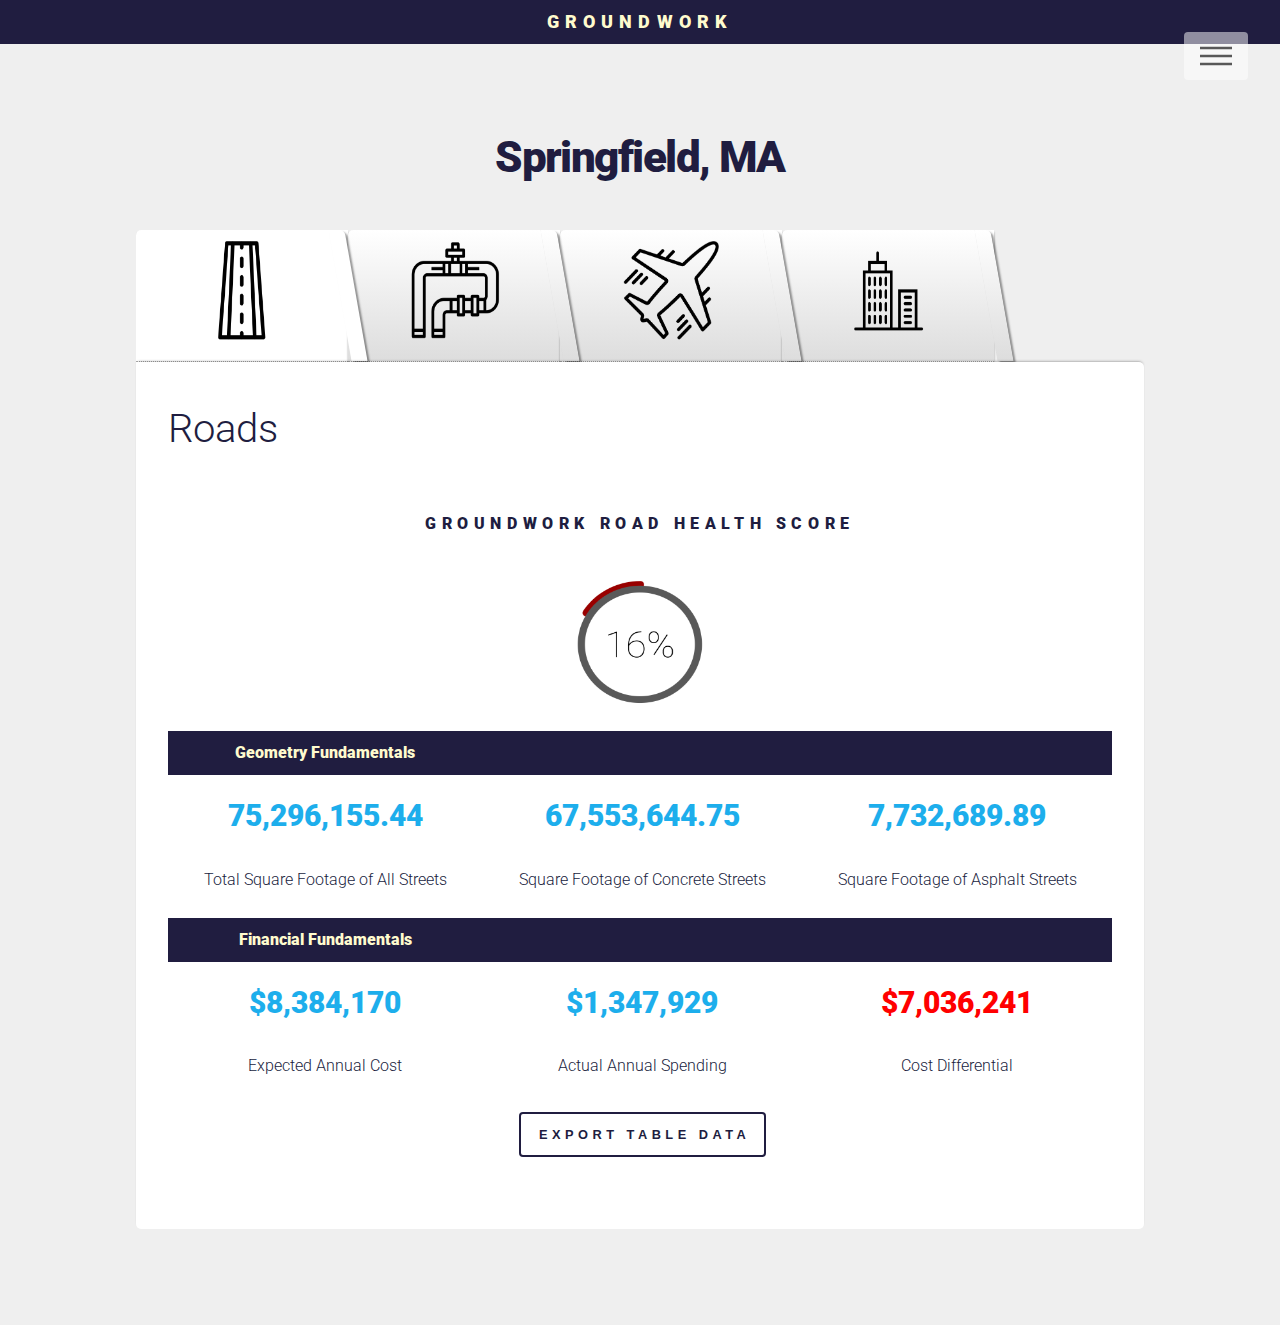
<file: html5up-phantom/springfield_roads.html>
<!DOCTYPE HTML>
<!--
	Phantom by HTML5 UP
	html5up.net | @ajlkn
	Free for personal and commercial use under the CCA 3.0 license (html5up.net/license)
-->
<html>
	<head>
		<title>Groundwork</title>
		<meta charset="utf-8" />
		<meta name="viewport" content="width=device-width, initial-scale=1" />
		<!--[if lte IE 8]><script src="assets/js/ie/html5shiv.js"></script><![endif]-->
		<link rel="stylesheet" href="assets/css/main.css" />
        <link href="https://fonts.googleapis.com/css?family=Roboto" rel="stylesheet">

	</head>
	<body>
    <h2 style="background-color:#201D40; color:#FFFBCE">Groundwork</h2>
		<!-- Wrapper -->
			<div id="wrapper">

				<!-- Header -->
					<header id="header">
						<div class="inner">
								<nav>
									<ul>
										<li><a href="#menu">Menu</a></li>
									</ul>
								</nav>

						</div>
					</header>


				<!-- Menu -->
					<nav id="menu">
						<h2>Menu</h2>
						<ul>
							<li><a href="index.html">Home</a></li>
							<li><a href="springfield_overview.html">Springfield Overview</a></li>
							<li><a href="springfield_roads.html">Springfield Roads</a></li>
						</ul>
					</nav>


				<!-- Main -->
					<div id="main">
						<div class="inner">
							<h1>Springfield, MA</h1>
                            <ul id="tabs">
								<!--<a style="background-color:#201D40"> <img src="images/trans_road.png" width="100" height="100" align="center">-->
								<a id = "selected_tab"> <img src="images/trans_road.png" width="100" height="100" align="center">
								<a> <img src="images/trans_sewage.png" width="100" height="100" align="center">
								<a> <img src="images/trans_airport.png" width="110" height="100" align="center">
								<a> <img src="images/trans_building.png" width="100" height="100" align="center">
                                </ul>

                            <div id="content">
                                <div id="tab1">
                                    <p style = 'text-align:left; font-size: 40px'> Roads </p>
                                    <h3> Groundwork Road Health Score</h3>
								<p>
                                    <img src="images/16white.png" width="130" height="130" align="center">
                                </p>

                            <table style="width:100%" >
							  <tr>
                                  <td style="background-color:#201D40; color:#FFFBCE"> <b>Geometry Fundamentals </b> </td>
                                  <td style="background-color: #201D40"></td>
                                  <td style="background-color: #201D40"></td>
							  </tr>
                                <tr>
								<td style="font-size: 30px; color:#1daeec"> <b> 75,296,155.44 </b> </td>
								<td style="font-size: 30px; color:#1daeec"> <b> 67,553,644.75</b> </td>
								<td style="font-size: 30px; color:#1daeec"> <b> 7,732,689.89</b> </td>
							  </tr>
							  <tr>
								<td> Total Square Footage of All Streets </td>
								<td> Square Footage of Concrete Streets</td>
								<td> Square Footage of Asphalt Streets</td>
							  </tr>
                                <tr>
								<td> </td>
								<td> </td>
								<td> </td>
							  </tr>
                                <tr>
                                  <td style="background-color:#201D40; color:#FFFBCE"> <b> Financial Fundamentals</b> </td>
                                  <td style="background-color: #201D40"></td>
                                  <td style="background-color: #201D40"></td>
							  </tr>
                                <tr>
								<td style="font-size: 30px; color:#1daeec; "> <b> $8,384,170 </b></td>
                                    <td style="font-size: 30px; color:#1daeec;"> <b> $1,347,929 </b> </td>
								<td style="font-size: 30px; color:red"> <b> $7,036,241 </b> </td

							  </tr>
							  <tr>
								<td>Expected Annual Cost</td>
                                  <td> Actual Annual Spending </td>
								<td> Cost Differential <br>
                                </td></tr>
                                <tr>
								<td></td>
								<td>
                                    </td>
								<td></td>
                                </tr>
                                                                <tr>
								<td></td>
								<td>
                                    <button type="button" style="position: center;">Export Table Data</button></td>
								<td></td>
                                </tr>
							</table>
								</div>
                            </div>
					</div>
			</div>

		<!-- Scripts -->
			<script src="assets/js/jquery.min.js"></script>
			<script src="assets/js/skel.min.js"></script>
			<script src="assets/js/util.js"></script>
			<!--[if lte IE 8]><script src="assets/js/ie/respond.min.js"></script><![endif]-->
			<script src="assets/js/main.js"></script>

	</body>
</html>
</file>
<file: html5up-phantom/assets/css/ie9.css>
/*
	Phantom by HTML5 UP
	html5up.net | @ajlkn
	Free for personal and commercial use under the CCA 3.0 license (html5up.net/license)
*/

/* Tiles */

	.tiles:after {
		content: '';
		display: block;
		clear: both;
	}

	.tiles article {
		float: left;
	}

		.tiles article > a {
			padding-top: 50%;
			margin-top: -1.75em;
		}

		body:not(.is-touch) .tiles article:hover > .image {
			-moz-transform: none;
			-webkit-transform: none;
			-ms-transform: none;
			transform: none;
		}

/* Footer */

	#footer > .inner section {
		float: left;
	}

	#footer > .inner .copyright {
		clear: both;
		padding-top: 4em;
	}
</file>
<file: html5up-phantom/assets/css/ie8.css>
/*
	Phantom by HTML5 UP
	html5up.net | @ajlkn
	Free for personal and commercial use under the CCA 3.0 license (html5up.net/license)
*/

/* Form */

	form .field {
		float: none !important;
		width: 100% !important;
		padding-left: 0 !important;
	}

/* Button */

	input[type="submit"],
	input[type="reset"],
	input[type="button"],
	button,
	.button {
		border: solid 2px #585858 !important;
	}

		input[type="submit"]:hover,
		input[type="reset"]:hover,
		input[type="button"]:hover,
		button:hover,
		.button:hover {
			border-color: #f2849e !important;
		}

		input[type="submit"].special,
		input[type="reset"].special,
		input[type="button"].special,
		button.special,
		.button.special {
			border: none !important;
		}

/* Tiles */

	.tiles article > .image:before, .tiles article > .image:after {
		display: none;
	}

/* Header */

	#header .logo .symbol {
		display: none;
	}

	#header nav ul li a[href="#menu"] {
		text-indent: 0;
		width: auto;
		font-size: 0.8em;
	}

		#header nav ul li a[href="#menu"]:before, #header nav ul li a[href="#menu"]:after {
			display: none;
		}

/* Footer */

	#footer > .inner section {
		width: 50%;
		margin-left: 3em;
	}

		#footer > .inner section:first-child {
			margin-left: 0;
			width: 40%;
		}
</file>
<file: html5up-phantom/assets/css/main.css>
@import url(font-awesome.min.css);
@import url("https://fonts.googleapis.com/css?family=Source+Sans+Pro:300,700,900");

/*
	Phantom by HTML5 UP
	html5up.net | @ajlkn
	Free for personal and commercial use under the CCA 3.0 license (html5up.net/license)
*/

/* Reset */

	html, body, div, span, applet, object, iframe, h1, h2, h3, h4, h5, h6, p, blockquote, pre, a, abbr, acronym, address, big, cite, code, del, dfn, em, img, ins, kbd, q, s, samp, small, strike, strong, sub, sup, tt, var, b, u, i, center, dl, dt, dd, ol, ul, li, fieldset, form, label, legend, table, caption, tbody, tfoot, thead, tr, th, td, article, aside, canvas, details, embed, figure, figcaption, footer, header, hgroup, menu, nav, output, ruby, section, summary, time, mark, audio, video {
		margin: 0;
		padding: 0;
		border: 0;
		font-size: 100%;
		font: inherit;
		vertical-align: baseline;
	}

	article, aside, details, figcaption, figure, footer, header, hgroup, menu, nav, section {
		display: block;
	}

	body {
		line-height: 1;
	}

	ol, ul {
		list-style: none;
	}

	blockquote, q {
		quotes: none;
	}

	blockquote:before, blockquote:after, q:before, q:after {
		content: '';
		content: none;
	}

	table {
		border-collapse: collapse;
		border-spacing: 0;
	}

	body {
		-webkit-text-size-adjust: none;
	}

/* Box Model */

	*, *:before, *:after {
		-moz-box-sizing: border-box;
		-webkit-box-sizing: border-box;
		box-sizing: border-box;
	}

/* Grid */

	.row {
		border-bottom: solid 1px transparent;
		-moz-box-sizing: border-box;
		-webkit-box-sizing: border-box;
		box-sizing: border-box;
	}

	.row > * {
		float: left;
		-moz-box-sizing: border-box;
		-webkit-box-sizing: border-box;
		box-sizing: border-box;
	}

	.row:after, .row:before {
		content: '';
		display: block;
		clear: both;
		height: 0;
	}

	.row.uniform > * > :first-child {
		margin-top: 0;
	}

	.row.uniform > * > :last-child {
		margin-bottom: 0;
	}

	.row.\30 \25 > * {
		padding: 0 0 0 0em;
	}

	.row.\30 \25 {
		margin: 0 0 -1px 0em;
	}

	.row.uniform.\30 \25 > * {
		padding: 0em 0 0 0em;
	}

	.row.uniform.\30 \25 {
		margin: 0em 0 -1px 0em;
	}

	.row > * {
		padding: 0 0 0 2em;
	}

	.row {
		margin: 0 0 -1px -2em;
	}

	.row.uniform > * {
		padding: 2em 0 0 2em;
	}

	.row.uniform {
		margin: -2em 0 -1px -2em;
	}

	.row.\32 00\25 > * {
		padding: 0 0 0 4em;
	}

	.row.\32 00\25 {
		margin: 0 0 -1px -4em;
	}

	.row.uniform.\32 00\25 > * {
		padding: 4em 0 0 4em;
	}

	.row.uniform.\32 00\25 {
		margin: -4em 0 -1px -4em;
	}

	.row.\31 50\25 > * {
		padding: 0 0 0 3em;
	}

	.row.\31 50\25 {
		margin: 0 0 -1px -3em;
	}

	.row.uniform.\31 50\25 > * {
		padding: 3em 0 0 3em;
	}

	.row.uniform.\31 50\25 {
		margin: -3em 0 -1px -3em;
	}

	.row.\35 0\25 > * {
		padding: 0 0 0 1em;
	}

	.row.\35 0\25 {
		margin: 0 0 -1px -1em;
	}

	.row.uniform.\35 0\25 > * {
		padding: 1em 0 0 1em;
	}

	.row.uniform.\35 0\25 {
		margin: -1em 0 -1px -1em;
	}

	.row.\32 5\25 > * {
		padding: 0 0 0 0.5em;
	}

	.row.\32 5\25 {
		margin: 0 0 -1px -0.5em;
	}

	.row.uniform.\32 5\25 > * {
		padding: 0.5em 0 0 0.5em;
	}

	.row.uniform.\32 5\25 {
		margin: -0.5em 0 -1px -0.5em;
	}

	.\31 2u, .\31 2u\24 {
		width: 100%;
		clear: none;
		margin-left: 0;
	}

	.\31 1u, .\31 1u\24 {
		width: 91.6666666667%;
		clear: none;
		margin-left: 0;
	}

	.\31 0u, .\31 0u\24 {
		width: 83.3333333333%;
		clear: none;
		margin-left: 0;
	}

	.\39 u, .\39 u\24 {
		width: 75%;
		clear: none;
		margin-left: 0;
	}

	.\38 u, .\38 u\24 {
		width: 66.6666666667%;
		clear: none;
		margin-left: 0;
	}

	.\37 u, .\37 u\24 {
		width: 58.3333333333%;
		clear: none;
		margin-left: 0;
	}

	.\36 u, .\36 u\24 {
		width: 50%;
		clear: none;
		margin-left: 0;
	}

	.\35 u, .\35 u\24 {
		width: 41.6666666667%;
		clear: none;
		margin-left: 0;
	}

	.\34 u, .\34 u\24 {
		width: 33.3333333333%;
		clear: none;
		margin-left: 0;
	}

	.\33 u, .\33 u\24 {
		width: 25%;
		clear: none;
		margin-left: 0;
	}

	.\32 u, .\32 u\24 {
		width: 16.6666666667%;
		clear: none;
		margin-left: 0;
	}

	.\31 u, .\31 u\24 {
		width: 8.3333333333%;
		clear: none;
		margin-left: 0;
	}

	.\31 2u\24 + *,
	.\31 1u\24 + *,
	.\31 0u\24 + *,
	.\39 u\24 + *,
	.\38 u\24 + *,
	.\37 u\24 + *,
	.\36 u\24 + *,
	.\35 u\24 + *,
	.\34 u\24 + *,
	.\33 u\24 + *,
	.\32 u\24 + *,
	.\31 u\24 + * {
		clear: left;
	}

	.\-11u {
		margin-left: 91.66667%;
	}

	.\-10u {
		margin-left: 83.33333%;
	}

	.\-9u {
		margin-left: 75%;
	}

	.\-8u {
		margin-left: 66.66667%;
	}

	.\-7u {
		margin-left: 58.33333%;
	}

	.\-6u {
		margin-left: 50%;
	}

	.\-5u {
		margin-left: 41.66667%;
	}

	.\-4u {
		margin-left: 33.33333%;
	}

	.\-3u {
		margin-left: 25%;
	}

	.\-2u {
		margin-left: 16.66667%;
	}

	.\-1u {
		margin-left: 8.33333%;
	}

	@media screen and (max-width: 1680px) {

		.row > * {
			padding: 0 0 0 2em;
		}

		.row {
			margin: 0 0 -1px -2em;
		}

		.row.uniform > * {
			padding: 2em 0 0 2em;
		}

		.row.uniform {
			margin: -2em 0 -1px -2em;
		}

		.row.\32 00\25 > * {
			padding: 0 0 0 4em;
		}

		.row.\32 00\25 {
			margin: 0 0 -1px -4em;
		}

		.row.uniform.\32 00\25 > * {
			padding: 4em 0 0 4em;
		}

		.row.uniform.\32 00\25 {
			margin: -4em 0 -1px -4em;
		}

		.row.\31 50\25 > * {
			padding: 0 0 0 3em;
		}

		.row.\31 50\25 {
			margin: 0 0 -1px -3em;
		}

		.row.uniform.\31 50\25 > * {
			padding: 3em 0 0 3em;
		}

		.row.uniform.\31 50\25 {
			margin: -3em 0 -1px -3em;
		}

		.row.\35 0\25 > * {
			padding: 0 0 0 1em;
		}

		.row.\35 0\25 {
			margin: 0 0 -1px -1em;
		}

		.row.uniform.\35 0\25 > * {
			padding: 1em 0 0 1em;
		}

		.row.uniform.\35 0\25 {
			margin: -1em 0 -1px -1em;
		}

		.row.\32 5\25 > * {
			padding: 0 0 0 0.5em;
		}

		.row.\32 5\25 {
			margin: 0 0 -1px -0.5em;
		}

		.row.uniform.\32 5\25 > * {
			padding: 0.5em 0 0 0.5em;
		}

		.row.uniform.\32 5\25 {
			margin: -0.5em 0 -1px -0.5em;
		}

		.\31 2u\28xlarge\29, .\31 2u\24\28xlarge\29 {
			width: 100%;
			clear: none;
			margin-left: 0;
		}

		.\31 1u\28xlarge\29, .\31 1u\24\28xlarge\29 {
			width: 91.6666666667%;
			clear: none;
			margin-left: 0;
		}

		.\31 0u\28xlarge\29, .\31 0u\24\28xlarge\29 {
			width: 83.3333333333%;
			clear: none;
			margin-left: 0;
		}

		.\39 u\28xlarge\29, .\39 u\24\28xlarge\29 {
			width: 75%;
			clear: none;
			margin-left: 0;
		}

		.\38 u\28xlarge\29, .\38 u\24\28xlarge\29 {
			width: 66.6666666667%;
			clear: none;
			margin-left: 0;
		}

		.\37 u\28xlarge\29, .\37 u\24\28xlarge\29 {
			width: 58.3333333333%;
			clear: none;
			margin-left: 0;
		}

		.\36 u\28xlarge\29, .\36 u\24\28xlarge\29 {
			width: 50%;
			clear: none;
			margin-left: 0;
		}

		.\35 u\28xlarge\29, .\35 u\24\28xlarge\29 {
			width: 41.6666666667%;
			clear: none;
			margin-left: 0;
		}

		.\34 u\28xlarge\29, .\34 u\24\28xlarge\29 {
			width: 33.3333333333%;
			clear: none;
			margin-left: 0;
		}

		.\33 u\28xlarge\29, .\33 u\24\28xlarge\29 {
			width: 25%;
			clear: none;
			margin-left: 0;
		}

		.\32 u\28xlarge\29, .\32 u\24\28xlarge\29 {
			width: 16.6666666667%;
			clear: none;
			margin-left: 0;
		}

		.\31 u\28xlarge\29, .\31 u\24\28xlarge\29 {
			width: 8.3333333333%;
			clear: none;
			margin-left: 0;
		}

		.\31 2u\24\28xlarge\29 + *,
		.\31 1u\24\28xlarge\29 + *,
		.\31 0u\24\28xlarge\29 + *,
		.\39 u\24\28xlarge\29 + *,
		.\38 u\24\28xlarge\29 + *,
		.\37 u\24\28xlarge\29 + *,
		.\36 u\24\28xlarge\29 + *,
		.\35 u\24\28xlarge\29 + *,
		.\34 u\24\28xlarge\29 + *,
		.\33 u\24\28xlarge\29 + *,
		.\32 u\24\28xlarge\29 + *,
		.\31 u\24\28xlarge\29 + * {
			clear: left;
		}

		.\-11u\28xlarge\29 {
			margin-left: 91.66667%;
		}

		.\-10u\28xlarge\29 {
			margin-left: 83.33333%;
		}

		.\-9u\28xlarge\29 {
			margin-left: 75%;
		}

		.\-8u\28xlarge\29 {
			margin-left: 66.66667%;
		}

		.\-7u\28xlarge\29 {
			margin-left: 58.33333%;
		}

		.\-6u\28xlarge\29 {
			margin-left: 50%;
		}

		.\-5u\28xlarge\29 {
			margin-left: 41.66667%;
		}

		.\-4u\28xlarge\29 {
			margin-left: 33.33333%;
		}

		.\-3u\28xlarge\29 {
			margin-left: 25%;
		}

		.\-2u\28xlarge\29 {
			margin-left: 16.66667%;
		}

		.\-1u\28xlarge\29 {
			margin-left: 8.33333%;
		}

	}

	@media screen and (max-width: 1280px) {

		.row > * {
			padding: 0 0 0 2em;
		}

		.row {
			margin: 0 0 -1px -2em;
		}

		.row.uniform > * {
			padding: 2em 0 0 2em;
		}

		.row.uniform {
			margin: -2em 0 -1px -2em;
		}

		.row.\32 00\25 > * {
			padding: 0 0 0 4em;
		}

		.row.\32 00\25 {
			margin: 0 0 -1px -4em;
		}

		.row.uniform.\32 00\25 > * {
			padding: 4em 0 0 4em;
		}

		.row.uniform.\32 00\25 {
			margin: -4em 0 -1px -4em;
		}

		.row.\31 50\25 > * {
			padding: 0 0 0 3em;
		}

		.row.\31 50\25 {
			margin: 0 0 -1px -3em;
		}

		.row.uniform.\31 50\25 > * {
			padding: 3em 0 0 3em;
		}

		.row.uniform.\31 50\25 {
			margin: -3em 0 -1px -3em;
		}

		.row.\35 0\25 > * {
			padding: 0 0 0 1em;
		}

		.row.\35 0\25 {
			margin: 0 0 -1px -1em;
		}

		.row.uniform.\35 0\25 > * {
			padding: 1em 0 0 1em;
		}

		.row.uniform.\35 0\25 {
			margin: -1em 0 -1px -1em;
		}

		.row.\32 5\25 > * {
			padding: 0 0 0 0.5em;
		}

		.row.\32 5\25 {
			margin: 0 0 -1px -0.5em;
		}

		.row.uniform.\32 5\25 > * {
			padding: 0.5em 0 0 0.5em;
		}

		.row.uniform.\32 5\25 {
			margin: -0.5em 0 -1px -0.5em;
		}

		.\31 2u\28large\29, .\31 2u\24\28large\29 {
			width: 100%;
			clear: none;
			margin-left: 0;
		}

		.\31 1u\28large\29, .\31 1u\24\28large\29 {
			width: 91.6666666667%;
			clear: none;
			margin-left: 0;
		}

		.\31 0u\28large\29, .\31 0u\24\28large\29 {
			width: 83.3333333333%;
			clear: none;
			margin-left: 0;
		}

		.\39 u\28large\29, .\39 u\24\28large\29 {
			width: 75%;
			clear: none;
			margin-left: 0;
		}

		.\38 u\28large\29, .\38 u\24\28large\29 {
			width: 66.6666666667%;
			clear: none;
			margin-left: 0;
		}

		.\37 u\28large\29, .\37 u\24\28large\29 {
			width: 58.3333333333%;
			clear: none;
			margin-left: 0;
		}

		.\36 u\28large\29, .\36 u\24\28large\29 {
			width: 50%;
			clear: none;
			margin-left: 0;
		}

		.\35 u\28large\29, .\35 u\24\28large\29 {
			width: 41.6666666667%;
			clear: none;
			margin-left: 0;
		}

		.\34 u\28large\29, .\34 u\24\28large\29 {
			width: 33.3333333333%;
			clear: none;
			margin-left: 0;
		}

		.\33 u\28large\29, .\33 u\24\28large\29 {
			width: 25%;
			clear: none;
			margin-left: 0;
		}

		.\32 u\28large\29, .\32 u\24\28large\29 {
			width: 16.6666666667%;
			clear: none;
			margin-left: 0;
		}

		.\31 u\28large\29, .\31 u\24\28large\29 {
			width: 8.3333333333%;
			clear: none;
			margin-left: 0;
		}

		.\31 2u\24\28large\29 + *,
		.\31 1u\24\28large\29 + *,
		.\31 0u\24\28large\29 + *,
		.\39 u\24\28large\29 + *,
		.\38 u\24\28large\29 + *,
		.\37 u\24\28large\29 + *,
		.\36 u\24\28large\29 + *,
		.\35 u\24\28large\29 + *,
		.\34 u\24\28large\29 + *,
		.\33 u\24\28large\29 + *,
		.\32 u\24\28large\29 + *,
		.\31 u\24\28large\29 + * {
			clear: left;
		}

		.\-11u\28large\29 {
			margin-left: 91.66667%;
		}

		.\-10u\28large\29 {
			margin-left: 83.33333%;
		}

		.\-9u\28large\29 {
			margin-left: 75%;
		}

		.\-8u\28large\29 {
			margin-left: 66.66667%;
		}

		.\-7u\28large\29 {
			margin-left: 58.33333%;
		}

		.\-6u\28large\29 {
			margin-left: 50%;
		}

		.\-5u\28large\29 {
			margin-left: 41.66667%;
		}

		.\-4u\28large\29 {
			margin-left: 33.33333%;
		}

		.\-3u\28large\29 {
			margin-left: 25%;
		}

		.\-2u\28large\29 {
			margin-left: 16.66667%;
		}

		.\-1u\28large\29 {
			margin-left: 8.33333%;
		}

	}

	@media screen and (max-width: 980px) {

		.row > * {
			padding: 0 0 0 1.5em;
		}

		.row {
			margin: 0 0 -1px -1.5em;
		}

		.row.uniform > * {
			padding: 1.5em 0 0 1.5em;
		}

		.row.uniform {
			margin: -1.5em 0 -1px -1.5em;
		}

		.row.\32 00\25 > * {
			padding: 0 0 0 3em;
		}

		.row.\32 00\25 {
			margin: 0 0 -1px -3em;
		}

		.row.uniform.\32 00\25 > * {
			padding: 3em 0 0 3em;
		}

		.row.uniform.\32 00\25 {
			margin: -3em 0 -1px -3em;
		}

		.row.\31 50\25 > * {
			padding: 0 0 0 2.25em;
		}

		.row.\31 50\25 {
			margin: 0 0 -1px -2.25em;
		}

		.row.uniform.\31 50\25 > * {
			padding: 2.25em 0 0 2.25em;
		}

		.row.uniform.\31 50\25 {
			margin: -2.25em 0 -1px -2.25em;
		}

		.row.\35 0\25 > * {
			padding: 0 0 0 0.75em;
		}

		.row.\35 0\25 {
			margin: 0 0 -1px -0.75em;
		}

		.row.uniform.\35 0\25 > * {
			padding: 0.75em 0 0 0.75em;
		}

		.row.uniform.\35 0\25 {
			margin: -0.75em 0 -1px -0.75em;
		}

		.row.\32 5\25 > * {
			padding: 0 0 0 0.375em;
		}

		.row.\32 5\25 {
			margin: 0 0 -1px -0.375em;
		}

		.row.uniform.\32 5\25 > * {
			padding: 0.375em 0 0 0.375em;
		}

		.row.uniform.\32 5\25 {
			margin: -0.375em 0 -1px -0.375em;
		}

		.\31 2u\28medium\29, .\31 2u\24\28medium\29 {
			width: 100%;
			clear: none;
			margin-left: 0;
		}

		.\31 1u\28medium\29, .\31 1u\24\28medium\29 {
			width: 91.6666666667%;
			clear: none;
			margin-left: 0;
		}

		.\31 0u\28medium\29, .\31 0u\24\28medium\29 {
			width: 83.3333333333%;
			clear: none;
			margin-left: 0;
		}

		.\39 u\28medium\29, .\39 u\24\28medium\29 {
			width: 75%;
			clear: none;
			margin-left: 0;
		}

		.\38 u\28medium\29, .\38 u\24\28medium\29 {
			width: 66.6666666667%;
			clear: none;
			margin-left: 0;
		}

		.\37 u\28medium\29, .\37 u\24\28medium\29 {
			width: 58.3333333333%;
			clear: none;
			margin-left: 0;
		}

		.\36 u\28medium\29, .\36 u\24\28medium\29 {
			width: 50%;
			clear: none;
			margin-left: 0;
		}

		.\35 u\28medium\29, .\35 u\24\28medium\29 {
			width: 41.6666666667%;
			clear: none;
			margin-left: 0;
		}

		.\34 u\28medium\29, .\34 u\24\28medium\29 {
			width: 33.3333333333%;
			clear: none;
			margin-left: 0;
		}

		.\33 u\28medium\29, .\33 u\24\28medium\29 {
			width: 25%;
			clear: none;
			margin-left: 0;
		}

		.\32 u\28medium\29, .\32 u\24\28medium\29 {
			width: 16.6666666667%;
			clear: none;
			margin-left: 0;
		}

		.\31 u\28medium\29, .\31 u\24\28medium\29 {
			width: 8.3333333333%;
			clear: none;
			margin-left: 0;
		}

		.\31 2u\24\28medium\29 + *,
		.\31 1u\24\28medium\29 + *,
		.\31 0u\24\28medium\29 + *,
		.\39 u\24\28medium\29 + *,
		.\38 u\24\28medium\29 + *,
		.\37 u\24\28medium\29 + *,
		.\36 u\24\28medium\29 + *,
		.\35 u\24\28medium\29 + *,
		.\34 u\24\28medium\29 + *,
		.\33 u\24\28medium\29 + *,
		.\32 u\24\28medium\29 + *,
		.\31 u\24\28medium\29 + * {
			clear: left;
		}

		.\-11u\28medium\29 {
			margin-left: 91.66667%;
		}

		.\-10u\28medium\29 {
			margin-left: 83.33333%;
		}

		.\-9u\28medium\29 {
			margin-left: 75%;
		}

		.\-8u\28medium\29 {
			margin-left: 66.66667%;
		}

		.\-7u\28medium\29 {
			margin-left: 58.33333%;
		}

		.\-6u\28medium\29 {
			margin-left: 50%;
		}

		.\-5u\28medium\29 {
			margin-left: 41.66667%;
		}

		.\-4u\28medium\29 {
			margin-left: 33.33333%;
		}

		.\-3u\28medium\29 {
			margin-left: 25%;
		}

		.\-2u\28medium\29 {
			margin-left: 16.66667%;
		}

		.\-1u\28medium\29 {
			margin-left: 8.33333%;
		}

	}

	@media screen and (max-width: 736px) {

		.row > * {
			padding: 0 0 0 1em;
		}

		.row {
			margin: 0 0 -1px -1em;
		}

		.row.uniform > * {
			padding: 1em 0 0 1em;
		}

		.row.uniform {
			margin: -1em 0 -1px -1em;
		}

		.row.\32 00\25 > * {
			padding: 0 0 0 2em;
		}

		.row.\32 00\25 {
			margin: 0 0 -1px -2em;
		}

		.row.uniform.\32 00\25 > * {
			padding: 2em 0 0 2em;
		}

		.row.uniform.\32 00\25 {
			margin: -2em 0 -1px -2em;
		}

		.row.\31 50\25 > * {
			padding: 0 0 0 1.5em;
		}

		.row.\31 50\25 {
			margin: 0 0 -1px -1.5em;
		}

		.row.uniform.\31 50\25 > * {
			padding: 1.5em 0 0 1.5em;
		}

		.row.uniform.\31 50\25 {
			margin: -1.5em 0 -1px -1.5em;
		}

		.row.\35 0\25 > * {
			padding: 0 0 0 0.5em;
		}

		.row.\35 0\25 {
			margin: 0 0 -1px -0.5em;
		}

		.row.uniform.\35 0\25 > * {
			padding: 0.5em 0 0 0.5em;
		}

		.row.uniform.\35 0\25 {
			margin: -0.5em 0 -1px -0.5em;
		}

		.row.\32 5\25 > * {
			padding: 0 0 0 0.25em;
		}

		.row.\32 5\25 {
			margin: 0 0 -1px -0.25em;
		}

		.row.uniform.\32 5\25 > * {
			padding: 0.25em 0 0 0.25em;
		}

		.row.uniform.\32 5\25 {
			margin: -0.25em 0 -1px -0.25em;
		}

		.\31 2u\28small\29, .\31 2u\24\28small\29 {
			width: 100%;
			clear: none;
			margin-left: 0;
		}

		.\31 1u\28small\29, .\31 1u\24\28small\29 {
			width: 91.6666666667%;
			clear: none;
			margin-left: 0;
		}

		.\31 0u\28small\29, .\31 0u\24\28small\29 {
			width: 83.3333333333%;
			clear: none;
			margin-left: 0;
		}

		.\39 u\28small\29, .\39 u\24\28small\29 {
			width: 75%;
			clear: none;
			margin-left: 0;
		}

		.\38 u\28small\29, .\38 u\24\28small\29 {
			width: 66.6666666667%;
			clear: none;
			margin-left: 0;
		}

		.\37 u\28small\29, .\37 u\24\28small\29 {
			width: 58.3333333333%;
			clear: none;
			margin-left: 0;
		}

		.\36 u\28small\29, .\36 u\24\28small\29 {
			width: 50%;
			clear: none;
			margin-left: 0;
		}

		.\35 u\28small\29, .\35 u\24\28small\29 {
			width: 41.6666666667%;
			clear: none;
			margin-left: 0;
		}

		.\34 u\28small\29, .\34 u\24\28small\29 {
			width: 33.3333333333%;
			clear: none;
			margin-left: 0;
		}

		.\33 u\28small\29, .\33 u\24\28small\29 {
			width: 25%;
			clear: none;
			margin-left: 0;
		}

		.\32 u\28small\29, .\32 u\24\28small\29 {
			width: 16.6666666667%;
			clear: none;
			margin-left: 0;
		}

		.\31 u\28small\29, .\31 u\24\28small\29 {
			width: 8.3333333333%;
			clear: none;
			margin-left: 0;
		}

		.\31 2u\24\28small\29 + *,
		.\31 1u\24\28small\29 + *,
		.\31 0u\24\28small\29 + *,
		.\39 u\24\28small\29 + *,
		.\38 u\24\28small\29 + *,
		.\37 u\24\28small\29 + *,
		.\36 u\24\28small\29 + *,
		.\35 u\24\28small\29 + *,
		.\34 u\24\28small\29 + *,
		.\33 u\24\28small\29 + *,
		.\32 u\24\28small\29 + *,
		.\31 u\24\28small\29 + * {
			clear: left;
		}

		.\-11u\28small\29 {
			margin-left: 91.66667%;
		}

		.\-10u\28small\29 {
			margin-left: 83.33333%;
		}

		.\-9u\28small\29 {
			margin-left: 75%;
		}

		.\-8u\28small\29 {
			margin-left: 66.66667%;
		}

		.\-7u\28small\29 {
			margin-left: 58.33333%;
		}

		.\-6u\28small\29 {
			margin-left: 50%;
		}

		.\-5u\28small\29 {
			margin-left: 41.66667%;
		}

		.\-4u\28small\29 {
			margin-left: 33.33333%;
		}

		.\-3u\28small\29 {
			margin-left: 25%;
		}

		.\-2u\28small\29 {
			margin-left: 16.66667%;
		}

		.\-1u\28small\29 {
			margin-left: 8.33333%;
		}

	}

	@media screen and (max-width: 480px) {

		.row > * {
			padding: 0 0 0 1em;
		}

		.row {
			margin: 0 0 -1px -1em;
		}

		.row.uniform > * {
			padding: 1em 0 0 1em;
		}

		.row.uniform {
			margin: -1em 0 -1px -1em;
		}

		.row.\32 00\25 > * {
			padding: 0 0 0 2em;
		}

		.row.\32 00\25 {
			margin: 0 0 -1px -2em;
		}

		.row.uniform.\32 00\25 > * {
			padding: 2em 0 0 2em;
		}

		.row.uniform.\32 00\25 {
			margin: -2em 0 -1px -2em;
		}

		.row.\31 50\25 > * {
			padding: 0 0 0 1.5em;
		}

		.row.\31 50\25 {
			margin: 0 0 -1px -1.5em;
		}

		.row.uniform.\31 50\25 > * {
			padding: 1.5em 0 0 1.5em;
		}

		.row.uniform.\31 50\25 {
			margin: -1.5em 0 -1px -1.5em;
		}

		.row.\35 0\25 > * {
			padding: 0 0 0 0.5em;
		}

		.row.\35 0\25 {
			margin: 0 0 -1px -0.5em;
		}

		.row.uniform.\35 0\25 > * {
			padding: 0.5em 0 0 0.5em;
		}

		.row.uniform.\35 0\25 {
			margin: -0.5em 0 -1px -0.5em;
		}

		.row.\32 5\25 > * {
			padding: 0 0 0 0.25em;
		}

		.row.\32 5\25 {
			margin: 0 0 -1px -0.25em;
		}

		.row.uniform.\32 5\25 > * {
			padding: 0.25em 0 0 0.25em;
		}

		.row.uniform.\32 5\25 {
			margin: -0.25em 0 -1px -0.25em;
		}

		.\31 2u\28xsmall\29, .\31 2u\24\28xsmall\29 {
			width: 100%;
			clear: none;
			margin-left: 0;
		}

		.\31 1u\28xsmall\29, .\31 1u\24\28xsmall\29 {
			width: 91.6666666667%;
			clear: none;
			margin-left: 0;
		}

		.\31 0u\28xsmall\29, .\31 0u\24\28xsmall\29 {
			width: 83.3333333333%;
			clear: none;
			margin-left: 0;
		}

		.\39 u\28xsmall\29, .\39 u\24\28xsmall\29 {
			width: 75%;
			clear: none;
			margin-left: 0;
		}

		.\38 u\28xsmall\29, .\38 u\24\28xsmall\29 {
			width: 66.6666666667%;
			clear: none;
			margin-left: 0;
		}

		.\37 u\28xsmall\29, .\37 u\24\28xsmall\29 {
			width: 58.3333333333%;
			clear: none;
			margin-left: 0;
		}

		.\36 u\28xsmall\29, .\36 u\24\28xsmall\29 {
			width: 50%;
			clear: none;
			margin-left: 0;
		}

		.\35 u\28xsmall\29, .\35 u\24\28xsmall\29 {
			width: 41.6666666667%;
			clear: none;
			margin-left: 0;
		}

		.\34 u\28xsmall\29, .\34 u\24\28xsmall\29 {
			width: 33.3333333333%;
			clear: none;
			margin-left: 0;
		}

		.\33 u\28xsmall\29, .\33 u\24\28xsmall\29 {
			width: 25%;
			clear: none;
			margin-left: 0;
		}

		.\32 u\28xsmall\29, .\32 u\24\28xsmall\29 {
			width: 16.6666666667%;
			clear: none;
			margin-left: 0;
		}

		.\31 u\28xsmall\29, .\31 u\24\28xsmall\29 {
			width: 8.3333333333%;
			clear: none;
			margin-left: 0;
		}

		.\31 2u\24\28xsmall\29 + *,
		.\31 1u\24\28xsmall\29 + *,
		.\31 0u\24\28xsmall\29 + *,
		.\39 u\24\28xsmall\29 + *,
		.\38 u\24\28xsmall\29 + *,
		.\37 u\24\28xsmall\29 + *,
		.\36 u\24\28xsmall\29 + *,
		.\35 u\24\28xsmall\29 + *,
		.\34 u\24\28xsmall\29 + *,
		.\33 u\24\28xsmall\29 + *,
		.\32 u\24\28xsmall\29 + *,
		.\31 u\24\28xsmall\29 + * {
			clear: left;
		}

		.\-11u\28xsmall\29 {
			margin-left: 91.66667%;
		}

		.\-10u\28xsmall\29 {
			margin-left: 83.33333%;
		}

		.\-9u\28xsmall\29 {
			margin-left: 75%;
		}

		.\-8u\28xsmall\29 {
			margin-left: 66.66667%;
		}

		.\-7u\28xsmall\29 {
			margin-left: 58.33333%;
		}

		.\-6u\28xsmall\29 {
			margin-left: 50%;
		}

		.\-5u\28xsmall\29 {
			margin-left: 41.66667%;
		}

		.\-4u\28xsmall\29 {
			margin-left: 33.33333%;
		}

		.\-3u\28xsmall\29 {
			margin-left: 25%;
		}

		.\-2u\28xsmall\29 {
			margin-left: 16.66667%;
		}

		.\-1u\28xsmall\29 {
			margin-left: 8.33333%;
		}

	}

	@media screen and (max-width: 360px) {

		.row > * {
			padding: 0 0 0 1em;
		}

		.row {
			margin: 0 0 -1px -1em;
		}

		.row.uniform > * {
			padding: 1em 0 0 1em;
		}

		.row.uniform {
			margin: -1em 0 -1px -1em;
		}

		.row.\32 00\25 > * {
			padding: 0 0 0 2em;
		}

		.row.\32 00\25 {
			margin: 0 0 -1px -2em;
		}

		.row.uniform.\32 00\25 > * {
			padding: 2em 0 0 2em;
		}

		.row.uniform.\32 00\25 {
			margin: -2em 0 -1px -2em;
		}

		.row.\31 50\25 > * {
			padding: 0 0 0 1.5em;
		}

		.row.\31 50\25 {
			margin: 0 0 -1px -1.5em;
		}

		.row.uniform.\31 50\25 > * {
			padding: 1.5em 0 0 1.5em;
		}

		.row.uniform.\31 50\25 {
			margin: -1.5em 0 -1px -1.5em;
		}

		.row.\35 0\25 > * {
			padding: 0 0 0 0.5em;
		}

		.row.\35 0\25 {
			margin: 0 0 -1px -0.5em;
		}

		.row.uniform.\35 0\25 > * {
			padding: 0.5em 0 0 0.5em;
		}

		.row.uniform.\35 0\25 {
			margin: -0.5em 0 -1px -0.5em;
		}

		.row.\32 5\25 > * {
			padding: 0 0 0 0.25em;
		}

		.row.\32 5\25 {
			margin: 0 0 -1px -0.25em;
		}

		.row.uniform.\32 5\25 > * {
			padding: 0.25em 0 0 0.25em;
		}

		.row.uniform.\32 5\25 {
			margin: -0.25em 0 -1px -0.25em;
		}

		.\31 2u\28xxsmall\29, .\31 2u\24\28xxsmall\29 {
			width: 100%;
			clear: none;
			margin-left: 0;
		}

		.\31 1u\28xxsmall\29, .\31 1u\24\28xxsmall\29 {
			width: 91.6666666667%;
			clear: none;
			margin-left: 0;
		}

		.\31 0u\28xxsmall\29, .\31 0u\24\28xxsmall\29 {
			width: 83.3333333333%;
			clear: none;
			margin-left: 0;
		}

		.\39 u\28xxsmall\29, .\39 u\24\28xxsmall\29 {
			width: 75%;
			clear: none;
			margin-left: 0;
		}

		.\38 u\28xxsmall\29, .\38 u\24\28xxsmall\29 {
			width: 66.6666666667%;
			clear: none;
			margin-left: 0;
		}

		.\37 u\28xxsmall\29, .\37 u\24\28xxsmall\29 {
			width: 58.3333333333%;
			clear: none;
			margin-left: 0;
		}

		.\36 u\28xxsmall\29, .\36 u\24\28xxsmall\29 {
			width: 50%;
			clear: none;
			margin-left: 0;
		}

		.\35 u\28xxsmall\29, .\35 u\24\28xxsmall\29 {
			width: 41.6666666667%;
			clear: none;
			margin-left: 0;
		}

		.\34 u\28xxsmall\29, .\34 u\24\28xxsmall\29 {
			width: 33.3333333333%;
			clear: none;
			margin-left: 0;
		}

		.\33 u\28xxsmall\29, .\33 u\24\28xxsmall\29 {
			width: 25%;
			clear: none;
			margin-left: 0;
		}

		.\32 u\28xxsmall\29, .\32 u\24\28xxsmall\29 {
			width: 16.6666666667%;
			clear: none;
			margin-left: 0;
		}

		.\31 u\28xxsmall\29, .\31 u\24\28xxsmall\29 {
			width: 8.3333333333%;
			clear: none;
			margin-left: 0;
		}

		.\31 2u\24\28xxsmall\29 + *,
		.\31 1u\24\28xxsmall\29 + *,
		.\31 0u\24\28xxsmall\29 + *,
		.\39 u\24\28xxsmall\29 + *,
		.\38 u\24\28xxsmall\29 + *,
		.\37 u\24\28xxsmall\29 + *,
		.\36 u\24\28xxsmall\29 + *,
		.\35 u\24\28xxsmall\29 + *,
		.\34 u\24\28xxsmall\29 + *,
		.\33 u\24\28xxsmall\29 + *,
		.\32 u\24\28xxsmall\29 + *,
		.\31 u\24\28xxsmall\29 + * {
			clear: left;
		}

		.\-11u\28xxsmall\29 {
			margin-left: 91.66667%;
		}

		.\-10u\28xxsmall\29 {
			margin-left: 83.33333%;
		}

		.\-9u\28xxsmall\29 {
			margin-left: 75%;
		}

		.\-8u\28xxsmall\29 {
			margin-left: 66.66667%;
		}

		.\-7u\28xxsmall\29 {
			margin-left: 58.33333%;
		}

		.\-6u\28xxsmall\29 {
			margin-left: 50%;
		}

		.\-5u\28xxsmall\29 {
			margin-left: 41.66667%;
		}

		.\-4u\28xxsmall\29 {
			margin-left: 33.33333%;
		}

		.\-3u\28xxsmall\29 {
			margin-left: 25%;
		}

		.\-2u\28xxsmall\29 {
			margin-left: 16.66667%;
		}

		.\-1u\28xxsmall\29 {
			margin-left: 8.33333%;
		}

	}

/* Basic */

	@-ms-viewport {
		width: device-width;
	}

	body {
		-ms-overflow-style: scrollbar;
	}

	@media screen and (max-width: 480px) {

		html, body {
			min-width: 320px;
		}

	}

	body {
		background: #efefef;
	}

		body.is-loading *, body.is-loading *:before, body.is-loading *:after {
			-moz-animation: none !important;
			-webkit-animation: none !important;
			-ms-animation: none !important;
			animation: none !important;
			-moz-transition: none !important;
			-webkit-transition: none !important;
			-ms-transition: none !important;
			transition: none !important;
		}

/* Type */

	body, input, select, textarea {
		color: #201D40;
        font-family: 'Roboto', sans-serif;
		font-size: 16pt;
		font-weight: 300;
		line-height: 1.75;
	}

		@media screen and (max-width: 1680px) {

			body, input, select, textarea {
				font-size: 14pt;
			}

		}

		@media screen and (max-width: 1280px) {

			body, input, select, textarea {
				font-size: 12pt;
			}

		}

	a {
		-moz-transition: border-bottom-color 0.2s ease, color 0.2s ease;
		-webkit-transition: border-bottom-color 0.2s ease, color 0.2s ease;
		-ms-transition: border-bottom-color 0.2s ease, color 0.2s ease;
		transition: border-bottom-color 0.2s ease, color 0.2s ease;
		text-decoration: none;
		color: #201D40;
		border-bottom: dotted 1px rgba(88, 88, 88, 0.5);
	}

		a:hover {
			border-bottom-color: transparent;
			color: #201D40;
		}

	strong, b {
		font-weight: 900;
	}

	em, i {
		font-style: italic;
	}

	p {
		margin: 0 0 1em 0;text-align: center;

	}

	h1 {
		font-size: 2.75em;
		font-weight: 900;
		line-height: 1.3;
		margin: 0 0 1em 0;
		letter-spacing: -0.035em;
		text-align: center;

	}

		h1 a {
			color: inherit;
		}

		@media screen and (max-width: 736px) {

			h1 {
				font-size: 2em;
				margin: 0 0 1em 0;
			}

		}

		@media screen and (max-width: 360px) {

			h1 {
				font-size: 1.75em;
			}

		}

	h2, h3, h4, h5, h6 {
		font-weight: 900;
		line-height: 1.5;
		margin: 0 0 2em 0;
		text-transform: uppercase;
		letter-spacing: 0.35em;
		padding:.5em;
		text-align: center;
	}

		h2 a, h3 a, h4 a, h5 a, h6 a {
			color: inherit;
		}

	h2 {
		font-size: 1.1em;
	}

	h3 {
		font-size: 1em;
	}

	h4 {
		font-size: 0.8em;
	}

	h5 {
		font-size: 0.8em;
	}

	h6 {
		font-size: 0.8em;
	}

	@media screen and (max-width: 980px) {

		h1 br, h2 br, h3 br, h4 br, h5 br, h6 br {
			display: none;
		}

	}

	@media screen and (max-width: 736px) {

		h2 {
			font-size: 1em;
		}

		h3 {
			font-size: 0.8em;
		}

	}

	sub {
		font-size: 0.8em;
		position: relative;
		top: 0.5em;
	}

	sup {
		font-size: 0.8em;
		position: relative;
		top: -0.5em;
	}

	blockquote {
		border-left: solid 4px #c9c9c9;
		font-style: italic;
		margin: 0 0 2em 0;
		padding: 0.5em 0 0.5em 2em;
	}

	code {
		background: rgba(144, 144, 144, 0.075);
		border-radius: 4px;
		border: solid 1px #c9c9c9;
		font-family: "Courier New", monospace;
		font-size: 0.9em;
		margin: 0 0.25em;
		padding: 0.25em 0.65em;
	}

	pre {
		-webkit-overflow-scrolling: touch;
		font-family: "Courier New", monospace;
		font-size: 0.9em;
		margin: 0 0 2em 0;
	}

		pre code {
			display: block;
			line-height: 1.75;
			padding: 1em 1.5em;
			overflow-x: auto;
		}

	hr {
		border: 0;
		border-bottom: solid 1px #c9c9c9;
		margin: 2em 0;
	}

		hr.major {
			margin: 3em 0;
		}

	.align-left {
		text-align: left;
	}

	.align-center {
		text-align: center;
	}

	.align-right {
		text-align: right;
	}

/* Section/Article */

	section.special, article.special {
		text-align: center;
	}

	header p {
		margin-top: -1em;
	}

	@media screen and (max-width: 736px) {

		header p {
			margin-top: 0;
		}

	}

/* Icon */

	.icon {
		text-decoration: none;
		border-bottom: none;
		position: relative;
	}

		.icon:before {
			-moz-osx-font-smoothing: grayscale;
			-webkit-font-smoothing: antialiased;
			font-family: FontAwesome;
			font-style: normal;
			font-weight: normal;
			text-transform: none !important;
		}

		.icon > .label {
			display: none;
		}

		.icon.style2 {
			-moz-transition: background-color 0.2s ease-in-out, color 0.2s ease-in-out, border-color 0.2s ease-in-out;
			-webkit-transition: background-color 0.2s ease-in-out, color 0.2s ease-in-out, border-color 0.2s ease-in-out;
			-ms-transition: background-color 0.2s ease-in-out, color 0.2s ease-in-out, border-color 0.2s ease-in-out;
			transition: background-color 0.2s ease-in-out, color 0.2s ease-in-out, border-color 0.2s ease-in-out;
			background-color: transparent;
			border: solid 1px #c9c9c9;
			border-radius: 4px;
			width: 2.65em;
			height: 2.65em;
			display: inline-block;
			text-align: center;
			line-height: 2.65em;
			color: inherit;
		}

			.icon.style2:before {
				font-size: 1.1em;
			}

			.icon.style2:hover {
				color: #f2849e;
				border-color: #f2849e;
			}

			.icon.style2:active {
				background-color: rgba(242, 132, 158, 0.1);
			}

/* List */

	ol {
		list-style: decimal;
		margin: 0 0 2em 0;
		padding-left: 1.25em;
	}

		ol li {
			padding-left: 0.25em;
		}

	ul {
		list-style: disc;
		margin: 0 0 2em 0;
		padding-left: 1em;
	}

		ul li {
			padding-left: 0.5em;
		}

		ul.alt {
			list-style: none;
			padding-left: 0;
		}

			ul.alt li {
				border-top: solid 1px #c9c9c9;
				padding: 0.5em 0;
			}

				ul.alt li:first-child {
					border-top: 0;
					padding-top: 0;
				}

		ul.icons {
			cursor: default;
			list-style: none;
			padding-left: 0;
			margin: -1em 0 2em -1em;
		}

			ul.icons li {
				display: inline-block;
				padding: 1em 0 0 1em;
			}

		ul.actions {
			cursor: default;
			list-style: none;
			padding-left: 0;
		}

			ul.actions li {
				display: inline-block;
				padding: 0 1em 0 0;
				vertical-align: middle;
			}

				ul.actions li:last-child {
					padding-right: 0;
				}

			ul.actions.small li {
				padding: 0 0.5em 0 0;
			}

			ul.actions.vertical li {
				display: block;
				padding: 1em 0 0 0;
			}

				ul.actions.vertical li:first-child {
					padding-top: 0;
				}

				ul.actions.vertical li > * {
					margin-bottom: 0;
				}

			ul.actions.vertical.small li {
				padding: 0.5em 0 0 0;
			}

				ul.actions.vertical.small li:first-child {
					padding-top: 0;
				}

			ul.actions.fit {
				display: table;
				margin-left: -1em;
				padding: 0;
				table-layout: fixed;
				width: calc(100% + 1em);
			}

				ul.actions.fit li {
					display: table-cell;
					padding: 0 0 0 1em;
				}

					ul.actions.fit li > * {
						margin-bottom: 0;
					}

				ul.actions.fit.small {
					margin-left: -0.5em;
					width: calc(100% + 0.5em);
				}

					ul.actions.fit.small li {
						padding: 0 0 0 0.5em;
					}

			@media screen and (max-width: 480px) {

				ul.actions {
					margin: 0 0 2em 0;
				}

					ul.actions li {
						padding: 1em 0 0 0;
						display: block;
						text-align: center;
						width: 100%;
					}

						ul.actions li:first-child {
							padding-top: 0;
						}

						ul.actions li > * {
							width: 100%;
							margin: 0 !important;
						}

							ul.actions li > *.icon:before {
								margin-left: -2em;
							}

					ul.actions.small li {
						padding: 0.5em 0 0 0;
					}

						ul.actions.small li:first-child {
							padding-top: 0;
						}

			}

	dl {
		margin: 0 0 2em 0;
	}

		dl dt {
			display: block;
			font-weight: 900;
			margin: 0 0 1em 0;
		}

		dl dd {
			margin-left: 2em;
		}

/* Form */

	form {
		margin: -1em 0 2em 0;
	}

		form:after {
			content: '';
			display: block;
			clear: both;
			height: 1px;
		}

		form .field {
			position: relative;
			float: left;
			margin: 0 0 1.3em 0;
			vertical-align: top;
			width: 100%;
		}

		form .half {
			width: calc(50% + 1em) !important;
			padding-left: 2em;
		}

		form .half.first {
			width: calc(50% - 1em) !important;
			padding-left: 0;
		}

		form :last-child {
			margin-bottom: 0;
		}

		form .half:nth-last-child(2) {
			margin-bottom: 0;
		}

		form .actions {
			position: relative;
			clear: both;
			padding-top: 1em;
		}

		@media screen and (max-width: 480px) {

			form .half {
				width: 100% !important;
				padding-left: 0;
			}

			form .half.first {
				width: 100% !important;
				padding-left: 0;
			}

			form .half:nth-last-child(2) {
				margin: 0 0 1.3em 0;
			}

		}

	label {
		display: block;
		font-size: 0.9em;
		font-weight: 900;
		margin: 0 0 1em 0;
	}

	input[type="text"],
	input[type="password"],
	input[type="email"],
	input[type="tel"],
	select,
	textarea {
		-moz-appearance: none;
		-webkit-appearance: none;
		-ms-appearance: none;
		appearance: none;
		background-color: transparent;
		border: none;
		border-radius: 0;
		border-bottom: solid 1px #c9c9c9;
		color: #FFFBCE;
		display: block;
		outline: 0;
		padding: 0;
		text-decoration: none;
		width: 100%;
	}

		input[type="text"]:invalid,
		input[type="password"]:invalid,
		input[type="email"]:invalid,
		input[type="tel"]:invalid,
		select:invalid,
		textarea:invalid {
			box-shadow: none;
		}

		input[type="text"]:focus,
		input[type="password"]:focus,
		input[type="email"]:focus,
		input[type="tel"]:focus,
		select:focus,
		textarea:focus {
			border-bottom-color: #f2849e;
			box-shadow: inset 0 -1px 0 0 #f2849e;
		}

	.select-wrapper {
		text-decoration: none;
		display: block;
		position: relative;
	}

		.select-wrapper:before {
			-moz-osx-font-smoothing: grayscale;
			-webkit-font-smoothing: antialiased;
			font-family: FontAwesome;
			font-style: normal;
			font-weight: normal;
			text-transform: none !important;
		}

		.select-wrapper:before {
			color: #c9c9c9;
			content: '\f078';
			display: block;
			height: 3em;
			line-height: 3em;
			pointer-events: none;
			position: absolute;
			right: 0;
			text-align: center;
			top: 0;
			width: 3em;
		}

		.select-wrapper select::-ms-expand {
			display: none;
		}

	input[type="text"],
	input[type="password"],
	input[type="email"],
	select {
		height: 3em;
	}

	textarea {
		padding: 0;
		min-height: 3.75em;
	}

	input[type="checkbox"],
	input[type="radio"] {
		-moz-appearance: none;
		-webkit-appearance: none;
		-ms-appearance: none;
		appearance: none;
		display: block;
		float: left;
		margin-right: -2em;
		opacity: 0;
		width: 1em;
		z-index: -1;
	}

		input[type="checkbox"] + label,
		input[type="radio"] + label {
			text-decoration: none;
			color: #201D40;
			cursor: pointer;
			display: inline-block;
			font-size: 1em;
			font-weight: 300;
			padding-left: 2.55em;
			padding-right: 0.75em;
			position: relative;
		}

			input[type="checkbox"] + label:before,
			input[type="radio"] + label:before {
				-moz-osx-font-smoothing: grayscale;
				-webkit-font-smoothing: antialiased;
				font-family: FontAwesome;
				font-style: normal;
				font-weight: normal;
				text-transform: none !important;
			}

			input[type="checkbox"] + label:before,
			input[type="radio"] + label:before {
				border-radius: 4px;
				border: solid 1px #c9c9c9;
				content: '';
				display: inline-block;
				height: 1.8em;
				left: 0;
				line-height: 1.725em;
				position: absolute;
				text-align: center;
				top: 0;
				width: 1.8em;
			}

		input[type="checkbox"]:checked + label:before,
		input[type="radio"]:checked + label:before {
			background: #201D40;
			border-color: #201D40;
			color: #ffffff;
			content: '\f00c';
		}

		input[type="checkbox"]:focus + label:before,
		input[type="radio"]:focus + label:before {
			border-color: #f2849e;
			box-shadow: 0 0 0 1px #f2849e;
		}

	input[type="checkbox"] + label:before {
		border-radius: 4px;
	}

	input[type="radio"] + label:before {
		border-radius: 100%;
	}

/* Box */

	.box {
		border-radius: 4px;
		border: solid 1px #c9c9c9;
		margin-bottom: 2em;
		padding: 1.5em;
	}

		.box > :last-child,
		.box > :last-child > :last-child,
		.box > :last-child > :last-child > :last-child {
			margin-bottom: 0;
		}

		.box.alt {
			border: 0;
			border-radius: 0;
			padding: 0;
		}



/* Image */

	.image {
		border-radius: 4px;
		border: 0;
		display: inline-block;
		position: relative;

	}

		.image img {
			border-radius: 4px;
			display: block;
		}

		.image.left, .image.right {
			max-width: 40%;
		}

			.image.left img, .image.right img {
				width: 100%;
			}

		.image.left {
			float: left;
			padding: 0 1.5em 1em 0;
			top: 0.25em;
		}

		.image.right {
			float: right;
			padding: 0 0 1em 1.5em;
			top: 0.25em;
		}

		.image.fit {
			display: block;
			margin: 0 0 2em 0;
			width: 100%;
		}

			.image.fit img {
				width: 100%;
			}

		.image.main {
			display: block;
			margin: 0 0 3em 0;
			width: 100%;
		}

			.image.main img {
				width: 50%;
			}

			@media screen and (max-width: 736px) {

				.image.main {
					margin: 0 0 2em 0;
				}

			}

#selected_tab, #selected_tab::after {
background: #fff !important}

#tabs {
  overflow: hidden;
  width: 100%;
  margin: 0;
  padding: 0;
  list-style: none;
}

#tabs li {
  float: left;
  margin: 0 .5em 0 0;
}

#tabs a {
  position: relative;
  background: #ddd;
  background-image: linear-gradient(to bottom, #fff, #ddd);
  padding: .7em 3.5em;
  float: left;
  text-decoration: none;
  color: #444;
  text-shadow: 0 1px 0 rgba(255,255,255,.8);
  border-radius: 5px 0 0 0;
  box-shadow: 0 2px 2px rgba(0,0,0,.4);
}

#tabs a:hover,
#tabs a:hover::after,
#tabs a:focus,
#tabs a:focus::after {
  background: #fff;
}


#tabs a:focus {
  outline: 0;
}

#tabs a::after {
  content:'';
  position:absolute;
  z-index: 1;
  top: 0;
  right: -.5em;
  bottom: 0;
  width: 1em;
  background: #ddd;
  background-image: linear-gradient(to bottom, #fff, #ddd);
  box-shadow: 2px 2px 2px rgba(0,0,0,.4);
  transform: skew(10deg);
  border-radius: 0 5px 0 0;
}

#tabs #current a,
#tabs #current a::after {
  background: #fff;
  z-index: 3;
}

#content {
  background: #fff;
  padding: 2em;
  height: relative;
  position: relative;
  z-index: 2;
  border-radius: 0 5px 5px 5px;
  box-shadow: 0 -2px 3px -2px rgba(0, 0, 0, .5);
}




/* Table */

	.table-wrapper {
		-webkit-overflow-scrolling: touch;
		overflow-x: auto;
	}

	table {
		margin: 0 0 2em 0;
		width: 100%;
	}

		table tbody tr {
			/* border: solid 1px #c9c9c9;*/
			border:none;
			border-left: 0;
			border-right: 0;
		}


		table td {
			padding: 0.5em 0.5em;
			text-align: center;
		}

		table th {
			font-size: 0.9em;
			font-weight: 900;
			padding: 0em .25em 0em .25em;
			text-align: center;
		}

		table thead {
			border-bottom: solid 2px #c9c9c9;
		}

		table tfoot {
			border-top: solid 2px #c9c9c9;
		}

		table.alt {
			border-collapse: separate;
		}

			table.alt tbody tr td {
				border: solid 1px #c9c9c9;
				border-left-width: 0;
				border-top-width: 0;
			}

				table.alt tbody tr td:first-child {
					border-left-width: 1px;
				}

			table.alt tbody tr:first-child td {
				border-top-width: 1px;
			}

			table.alt thead {
				border-bottom: 0;
			}

			table.alt tfoot {
				border-top: 0;
			}




/* Button */

	input[type="submit"],
	input[type="reset"],
	input[type="button"],
	button,
	.button {
		-moz-appearance: none;
		-webkit-appearance: none;
		-ms-appearance: none;
		appearance: none;
		-moz-transition: background-color 0.2s ease-in-out, color 0.2s ease-in-out, box-shadow 0.2s ease-in-out;
		-webkit-transition: background-color 0.2s ease-in-out, color 0.2s ease-in-out, box-shadow 0.2s ease-in-out;
		-ms-transition: background-color 0.2s ease-in-out, color 0.2s ease-in-out, box-shadow 0.2s ease-in-out;
		transition: background-color 0.2s ease-in-out, color 0.2s ease-in-out, box-shadow 0.2s ease-in-out;
		background-color: transparent;
		border-radius: 4px;
		border: 0;
		box-shadow: inset 0 0 0 2px #201D40;
		color: #201D40 !important;
		cursor: pointer;
		display: inline-block;
		font-size: 0.8em;
		font-weight: 900;
		height: 3.5em;
		letter-spacing: 0.35em;
		line-height: 3.45em;
		overflow: hidden;
		padding: 0 1.25em 0 1.6em;
		text-align: center;
		text-decoration: none;
		text-overflow: ellipsis;
		text-transform: uppercase;
		white-space: nowrap;

	}

		input[type="submit"].icon:before,
		input[type="reset"].icon:before,
		input[type="button"].icon:before,
		button.icon:before,
		.button.icon:before {
			margin-right: 0.5em;
		}

		input[type="submit"].fit,
		input[type="reset"].fit,
		input[type="button"].fit,
		button.fit,
		.button.fit {
			display: block;
			margin: 0 0 1em 0;
			width: 100%;
		}

		input[type="submit"]:hover,
		input[type="reset"]:hover,
		input[type="button"]:hover,
		button:hover,
		.button:hover {
			color: #f2849e !important;
			box-shadow: inset 0 0 0 2px #f2849e;
		}

		input[type="submit"]:active,
		input[type="reset"]:active,
		input[type="button"]:active,
		button:active,
		.button:active {
			background-color: rgba(242, 132, 158, 0.1);
		}

		input[type="submit"].small,
		input[type="reset"].small,
		input[type="button"].small,
		button.small,
		.button.small {
			font-size: 0.6em;
		}

		input[type="submit"].big,
		input[type="reset"].big,
		input[type="button"].big,
		button.big,
		.button.big {
			font-size: 1em;
		}

		input[type="submit"].special,
		input[type="reset"].special,
		input[type="button"].special,
		button.special,
		.button.special {
			box-shadow: none;
			background-color: #201D40;
			color: #ffffff !important;
		}

			input[type="submit"].special:hover,
			input[type="reset"].special:hover,
			input[type="button"].special:hover,
			button.special:hover,
			.button.special:hover {
				background-color: #f2849e;
			}

			input[type="submit"].special:active,
			input[type="reset"].special:active,
			input[type="button"].special:active,
			button.special:active,
			.button.special:active {
				background-color: #ee5f81;
			}

		input[type="submit"].disabled, input[type="submit"]:disabled,
		input[type="reset"].disabled,
		input[type="reset"]:disabled,
		input[type="button"].disabled,
		input[type="button"]:disabled,
		button.disabled,
		button:disabled,
		.button.disabled,
		.button:disabled {
			-moz-pointer-events: none;
			-webkit-pointer-events: none;
			-ms-pointer-events: none;
			pointer-events: none;
			opacity: 0.25;
		}

/* Tiles */

	.tiles {
		display: -moz-flex;
		display: -webkit-flex;
		display: -ms-flex;
		display: flex;
		-moz-flex-wrap: wrap;
		-webkit-flex-wrap: wrap;
		-ms-flex-wrap: wrap;
		flex-wrap: wrap;
		postiion: relative;
		margin: -2.5em 0 0 -2.5em;
	}

		.tiles article {
			-moz-transition: -moz-transform 0.5s ease, opacity 0.5s ease;
			-webkit-transition: -webkit-transform 0.5s ease, opacity 0.5s ease;
			-ms-transition: -ms-transform 0.5s ease, opacity 0.5s ease;
			transition: transform 0.5s ease, opacity 0.5s ease;
			position: relative;
			width: calc(33.33333% - 2.5em);
			margin: 2.5em 0 0 2.5em;
		}

			.tiles article > .image {
				-moz-transition: -moz-transform 0.5s ease;
				-webkit-transition: -webkit-transform 0.5s ease;
				-ms-transition: -ms-transform 0.5s ease;
				transition: transform 0.5s ease;
				position: relative;
				display: block;
				width: 100%;
				border-radius: 4px;
				overflow: hidden;
			}

				.tiles article > .image img {
					display: block;
					width: 100%;
				}

				.tiles article > .image:before {
					-moz-pointer-events: none;
					-webkit-pointer-events: none;
					-ms-pointer-events: none;
					pointer-events: none;
					-moz-transition: background-color 0.5s ease, opacity 0.5s ease;
					-webkit-transition: background-color 0.5s ease, opacity 0.5s ease;
					-ms-transition: background-color 0.5s ease, opacity 0.5s ease;
					transition: background-color 0.5s ease, opacity 0.5s ease;
					content: '';
					display: block;
					position: absolute;
					top: 0;
					left: 0;
					width: 100%;
					height: 100%;
					opacity: 1.0;
					z-index: 1;
					opacity: 0.8;
				}

				.tiles article > .image:after {
					-moz-pointer-events: none;
					-webkit-pointer-events: none;
					-ms-pointer-events: none;
					pointer-events: none;
					-moz-transition: opacity 0.5s ease;
					-webkit-transition: opacity 0.5s ease;
					-ms-transition: opacity 0.5s ease;
					transition: opacity 0.5s ease;
					content: '';
					display: block;
					position: absolute;
					top: 0;
					left: 0;
					width: 100%;
					height: 100%;
					background-image: url("data:image/svg+xml;charset=utf8,%3Csvg xmlns='http://www.w3.org/2000/svg' width='100' height='100' viewBox='0 0 100 100' preserveAspectRatio='none'%3E%3Cstyle%3Eline %7B stroke-width: 0.25px%3B stroke: %23ffffff%3B %7D%3C/style%3E%3Cline x1='0' y1='0' x2='100' y2='100' /%3E%3Cline x1='100' y1='0' x2='0' y2='100' /%3E%3C/svg%3E");
					background-position: center;
					background-repeat: no-repeat;
					background-size: 100% 100%;
					opacity: 0.25;
					z-index: 2;
				}

			.tiles article > a {
				display: -moz-flex;
				display: -webkit-flex;
				display: -ms-flex;
				display: flex;
				-moz-flex-direction: column;
				-webkit-flex-direction: column;
				-ms-flex-direction: column;
				flex-direction: column;
				-moz-align-items: center;
				-webkit-align-items: center;
				-ms-align-items: center;
				align-items: center;
				-moz-justify-content: center;
				-webkit-justify-content: center;
				-ms-justify-content: center;
				justify-content: center;
				-moz-transition: background-color 0.5s ease, -moz-transform 0.5s ease;
				-webkit-transition: background-color 0.5s ease, -webkit-transform 0.5s ease;
				-ms-transition: background-color 0.5s ease, -ms-transform 0.5s ease;
				transition: background-color 0.5s ease, transform 0.5s ease;
				position: absolute;
				top: 0;
				left: 0;
				width: 100%;
				height: 100%;
				padding: 1em;
				border-radius: 4px;
				border-bottom: 0;
				color: #ffffff;
				text-align: center;
				text-decoration: none;
				z-index: 3;
			}

				.tiles article > a > :last-child {
					margin: 0;
				}

				.tiles article > a:hover {
					color: #ffffff !important;
				}

				.tiles article > a h2 {
					margin: 0;
				}

				.tiles article > a .content {
					-moz-transition: max-height 0.5s ease, opacity 0.5s ease;
					-webkit-transition: max-height 0.5s ease, opacity 0.5s ease;
					-ms-transition: max-height 0.5s ease, opacity 0.5s ease;
					transition: max-height 0.5s ease, opacity 0.5s ease;
					width: 100%;
					max-height: 0;
					line-height: 1.5;
					margin-top: 0.35em;
					opacity: 0;
				}

					.tiles article > a .content > :last-child {
						margin-bottom: 0;
					}

			.tiles article.style1 > .image:before {
				background-color: #f2849e;
			}

			.tiles article.style2 > .image:before {
				background-color: #7ecaf6;
			}

			.tiles article.style3 > .image:before {
				background-color: #7bd0c1;
			}

			.tiles article.style4 > .image:before {
				background-color: #c75b9b;
			}

			.tiles article.style5 > .image:before {
				background-color: #ae85ca;
			}

			.tiles article.style6 > .image:before {
				background-color: #8499e7;
			}

			body:not(.is-touch) .tiles article:hover > .image {
				-moz-transform: scale(1.1);
				-webkit-transform: scale(1.1);
				-ms-transform: scale(1.1);
				transform: scale(1.1);
			}

				body:not(.is-touch) .tiles article:hover > .image:before {
					background-color: #333333;
					opacity: 0.35;
				}

				body:not(.is-touch) .tiles article:hover > .image:after {
					opacity: 0;
				}

			body:not(.is-touch) .tiles article:hover .content {
				max-height: 15em;
				opacity: 1;
			}

		* + .tiles {
			margin-top: 2em;
		}

		body.is-loading .tiles article {
			-moz-transform: scale(0.9);
			-webkit-transform: scale(0.9);
			-ms-transform: scale(0.9);
			transform: scale(0.9);
			opacity: 0;
		}

		body.is-touch .tiles article .content {
			max-height: 15em;
			opacity: 1;
		}

		@media screen and (max-width: 1280px) {

			.tiles {
				margin: -1.25em 0 0 -1.25em;
			}

				.tiles article {
					width: calc(33.33333% - 1.25em);
					margin: 1.25em 0 0 1.25em;
				}

		}

		@media screen and (max-width: 980px) {

			.tiles {
				margin: -2.5em 0 0 -2.5em;
			}

				.tiles article {
					width: calc(50% - 2.5em);
					margin: 2.5em 0 0 2.5em;
				}

		}

		@media screen and (max-width: 736px) {

			.tiles {
				margin: -1.25em 0 0 -1.25em;
			}

				.tiles article {
					width: calc(50% - 1.25em);
					margin: 1.25em 0 0 1.25em;
				}

					.tiles article:hover > .image {
						-moz-transform: scale(1.0);
						-webkit-transform: scale(1.0);
						-ms-transform: scale(1.0);
						transform: scale(1.0);
					}

		}

		@media screen and (max-width: 480px) {

			.tiles {
				margin: 0;
			}

				.tiles article {
					width: 100%;
					margin: 1.25em 0 0 0;
				}

		}

/* Header */

	#header {
		padding: 3em 0 0.1em 0 ;
	}

		#header .logo {
			display: block;
			border-bottom: 0;
			color: inherit;
			font-weight: 900;
			letter-spacing: 0.35em;
			margin: 0 0 2.5em 0;
			text-decoration: none;
			text-transform: uppercase;
			display: inline-block;
		}

			#header .logo > * {
				display: inline-block;
				vertical-align: middle;
			}

			#header .logo .symbol {
				margin-right: 0.65em;
			}

				#header .logo .symbol img {
					display: block;
					width: 2em;
					height: 2em;
				}

		#header nav {
			position: fixed;
			right: 2em;
			top: 2em;
			z-index: 10000;
		}

			#header nav ul {
				display: -moz-flex;
				display: -webkit-flex;
				display: -ms-flex;
				display: flex;
				-moz-align-items: center;
				-webkit-align-items: center;
				-ms-align-items: center;
				align-items: center;
				list-style: none;
				margin: 0;
				padding: 0;
			}

				#header nav ul li {
					display: block;
					padding: 0;
				}

					#header nav ul li a {
						display: block;
						position: relative;
						height: 3em;
						line-height: 3em;
						padding: 0 1.5em;
						background-color: rgba(255, 255, 255, 0.5);
						border-radius: 4px;
						border: 0;
						font-size: 0.8em;
						font-weight: 900;
						letter-spacing: 0.35em;
						text-transform: uppercase;
					}

					#header nav ul li a[href="#menu"] {
						-webkit-tap-highlight-color: transparent;
						width: 4em;
						text-indent: 4em;
						font-size: 1em;
						overflow: hidden;
						padding: 0;
						white-space: nowrap;
					}

						#header nav ul li a[href="#menu"]:before, #header nav ul li a[href="#menu"]:after {
							-moz-transition: opacity 0.2s ease;
							-webkit-transition: opacity 0.2s ease;
							-ms-transition: opacity 0.2s ease;
							transition: opacity 0.2s ease;
							content: '';
							display: block;
							position: absolute;
							top: 0;
							left: 0;
							width: 100%;
							height: 100%;
							background-position: center;
							background-repeat: no-repeat;
							background-size: 2em 2em;
						}

						#header nav ul li a[href="#menu"]:before {
							background-image: url("data:image/svg+xml;charset=utf8,%3Csvg xmlns='http://www.w3.org/2000/svg' width='100' height='100' viewBox='0 0 100 100' preserveAspectRatio='none'%3E%3Cstyle%3Eline %7B stroke-width: 8px%3B stroke: %23f2849e%3B %7D%3C/style%3E%3Cline x1='0' y1='25' x2='100' y2='25' /%3E%3Cline x1='0' y1='50' x2='100' y2='50' /%3E%3Cline x1='0' y1='75' x2='100' y2='75' /%3E%3C/svg%3E");
							opacity: 0;
						}

						#header nav ul li a[href="#menu"]:after {
							background-image: url("data:image/svg+xml;charset=utf8,%3Csvg xmlns='http://www.w3.org/2000/svg' width='100' height='100' viewBox='0 0 100 100' preserveAspectRatio='none'%3E%3Cstyle%3Eline %7B stroke-width: 8px%3B stroke: %23585858%3B %7D%3C/style%3E%3Cline x1='0' y1='25' x2='100' y2='25' /%3E%3Cline x1='0' y1='50' x2='100' y2='50' /%3E%3Cline x1='0' y1='75' x2='100' y2='75' /%3E%3C/svg%3E");
							opacity: 1;
						}

						#header nav ul li a[href="#menu"]:hover:before {
							opacity: 1;
						}

						#header nav ul li a[href="#menu"]:hover:after {
							opacity: 0;
						}

		@media screen and (max-width: 736px) {

			#header {
				padding: 4em 0 0.1em 0 ;
			}

				#header nav {
					right: 0.5em;
					top: 0.5em;
				}

					#header nav ul li a[href="#menu"]:before, #header nav ul li a[href="#menu"]:after {
						background-size: 1.5em 1.5em;
					}

		}

/* Menu */

	#wrapper {
		-moz-transition: opacity 0.45s ease;
		-webkit-transition: opacity 0.45s ease;
		-ms-transition: opacity 0.45s ease;
		transition: opacity 0.45s ease;
		opacity: 1;
	}

	#menu {
		-moz-transform: translateX(22em);
		-webkit-transform: translateX(22em);
		-ms-transform: translateX(22em);
		transform: translateX(22em);
		-moz-transition: -moz-transform 0.45s ease, visibility 0.45s;
		-webkit-transition: -webkit-transform 0.45s ease, visibility 0.45s;
		-ms-transition: -ms-transform 0.45s ease, visibility 0.45s;
		transition: transform 0.45s ease, visibility 0.45s;
		position: fixed;
		top: 0;
		right: 0;
		width: 22em;
		max-width: 80%;
		height: 100%;
		-webkit-overflow-scrolling: touch;
		background: #585858;
		color: #ffffff;
		cursor: default;
		visibility: hidden;
		z-index: 10002;
	}

		#menu > .inner {
			-moz-transition: opacity 0.45s ease;
			-webkit-transition: opacity 0.45s ease;
			-ms-transition: opacity 0.45s ease;
			transition: opacity 0.45s ease;
			-webkit-overflow-scrolling: touch;
			position: absolute;
			top: 0;
			left: 0;
			width: 100%;
			height: 100%;
			padding: 2.75em;
			opacity: 0;
			overflow-y: auto;
		}

			#menu > .inner > ul {
				list-style: none;
				margin: 0 0 1em 0;
				padding: 0;
			}

				#menu > .inner > ul > li {
					padding: 0;
					border-top: solid 1px rgba(255, 255, 255, 0.15);
				}

					#menu > .inner > ul > li a {
						display: block;
						padding: 1em 0;
						line-height: 1.5;
						border: 0;
						color: inherit;
					}

					#menu > .inner > ul > li:first-child {
						border-top: 0;
						margin-top: -1em;
					}

		#menu > .close {
			-moz-transition: opacity 0.45s ease, -moz-transform 0.45s ease;
			-webkit-transition: opacity 0.45s ease, -webkit-transform 0.45s ease;
			-ms-transition: opacity 0.45s ease, -ms-transform 0.45s ease;
			transition: opacity 0.45s ease, transform 0.45s ease;
			-moz-transform: scale(0.25) rotate(180deg);
			-webkit-transform: scale(0.25) rotate(180deg);
			-ms-transform: scale(0.25) rotate(180deg);
			transform: scale(0.25) rotate(180deg);
			-webkit-tap-highlight-color: transparent;
			display: block;
			position: absolute;
			top: 2em;
			left: -6em;
			width: 6em;
			text-indent: 6em;
			height: 3em;
			border: 0;
			font-size: 1em;
			opacity: 0;
			overflow: hidden;
			padding: 0;
			white-space: nowrap;
		}

			#menu > .close:before, #menu > .close:after {
				-moz-transition: opacity 0.2s ease;
				-webkit-transition: opacity 0.2s ease;
				-ms-transition: opacity 0.2s ease;
				transition: opacity 0.2s ease;
				content: '';
				display: block;
				position: absolute;
				top: 0;
				left: 0;
				width: 100%;
				height: 100%;
				background-position: center;
				background-repeat: no-repeat;
				background-size: 2em 2em;
			}

			#menu > .close:before {
				background-image: url("data:image/svg+xml;charset=utf8,%3Csvg xmlns='http://www.w3.org/2000/svg' width='100' height='100' viewBox='0 0 100 100' preserveAspectRatio='none'%3E%3Cstyle%3Eline %7B stroke-width: 8px%3B stroke: %23f2849e%3B %7D%3C/style%3E%3Cline x1='15' y1='15' x2='85' y2='85' /%3E%3Cline x1='85' y1='15' x2='15' y2='85' /%3E%3C/svg%3E");
				opacity: 0;
			}

			#menu > .close:after {
				background-image: url("data:image/svg+xml;charset=utf8,%3Csvg xmlns='http://www.w3.org/2000/svg' width='100' height='100' viewBox='0 0 100 100' preserveAspectRatio='none'%3E%3Cstyle%3Eline %7B stroke-width: 8px%3B stroke: %23585858%3B %7D%3C/style%3E%3Cline x1='15' y1='15' x2='85' y2='85' /%3E%3Cline x1='85' y1='15' x2='15' y2='85' /%3E%3C/svg%3E");
				opacity: 1;
			}

			#menu > .close:hover:before {
				opacity: 1;
			}

			#menu > .close:hover:after {
				opacity: 0;
			}

		@media screen and (max-width: 736px) {

			#menu {
				-moz-transform: translateX(16.5em);
				-webkit-transform: translateX(16.5em);
				-ms-transform: translateX(16.5em);
				transform: translateX(16.5em);
				width: 16.5em;
			}

				#menu > .inner {
					padding: 2.75em 1.5em;
				}

				#menu > .close {
					top: 0.5em;
					left: -4.25em;
					width: 4.25em;
					text-indent: 4.25em;
				}

					#menu > .close:before, #menu > .close:after {
						background-size: 1.5em 1.5em;
					}

		}

	body.is-menu-visible #wrapper {
		-moz-pointer-events: none;
		-webkit-pointer-events: none;
		-ms-pointer-events: none;
		pointer-events: none;
		cursor: default;
		opacity: 0.25;
	}

	body.is-menu-visible #menu {
		-moz-transform: translateX(0);
		-webkit-transform: translateX(0);
		-ms-transform: translateX(0);
		transform: translateX(0);
		visibility: visible;
	}

		body.is-menu-visible #menu > * {
			opacity: 1;
		}

		body.is-menu-visible #menu .close {
			-moz-transform: scale(1.0) rotate(0deg);
			-webkit-transform: scale(1.0) rotate(0deg);
			-ms-transform: scale(1.0) rotate(0deg);
			transform: scale(1.0) rotate(0deg);
			opacity: 1;
		}

/* Main */

.center-div
{
     margin: 0 auto;
     width: 400px;
}

	#main {
		padding: 0em 0 6em 0 ;
	}

		@media screen and (max-width: 736px) {

			#main {
				padding: 0em 0 4em 0 ;
			}

		}

/* Footer */

	#footer {
		padding: 5em 0 6em 0 ;
		background-color: #f6f6f6;
	}

		#footer > .inner {
			display: -moz-flex;
			display: -webkit-flex;
			display: -ms-flex;
			display: flex;
			-moz-flex-wrap: wrap;
			-webkit-flex-wrap: wrap;
			-ms-flex-wrap: wrap;
			flex-wrap: wrap;
			-moz-flex-direction: row;
			-webkit-flex-direction: row;
			-ms-flex-direction: row;
			flex-direction: row;
		}

			#footer > .inner > * > :last-child {
				margin-bottom: 0;
			}

			#footer > .inner section:nth-child(1) {
				width: calc(66% - 2.5em);
				margin-right: 2.5em;
			}

			#footer > .inner section:nth-child(2) {
				width: calc(33% - 2.5em);
				margin-left: 2.5em;
			}

			#footer > .inner .copyright {
				width: 100%;
				padding: 0;
				margin-top: 5em;
				list-style: none;
				font-size: 0.8em;
				color: rgba(88, 88, 88, 0.5);
			}

				#footer > .inner .copyright a {
					color: inherit;
				}

				#footer > .inner .copyright li {
					display: inline-block;
					border-left: solid 1px rgba(88, 88, 88, 0.15);
					line-height: 1;
					padding: 0 0 0 1em;
					margin: 0 0 0 1em;
				}

					#footer > .inner .copyright li:first-child {
						border-left: 0;
						padding-left: 0;
						margin-left: 0;
					}

		@media screen and (max-width: 1280px) {

			#footer {
				padding: 5em 0 3em 0 ;
			}

				#footer > .inner section:nth-child(1) {
					width: calc(66% - 1.25em);
					margin-right: 1.25em;
				}

				#footer > .inner section:nth-child(2) {
					width: calc(33% - 1.25em);
					margin-left: 1.25em;
				}

		}

		@media screen and (max-width: 980px) {

			#footer > .inner section:nth-child(1) {
				width: 66%;
				margin-right: 0;
			}

			#footer > .inner section:nth-child(2) {
				width: calc(33% - 2.5em);
				margin-left: 2.5em;
			}

		}

		@media screen and (max-width: 736px) {

			#footer {
				padding: 3em 0 1em 0 ;
			}

				#footer > .inner {
					-moz-flex-direction: column;
					-webkit-flex-direction: column;
					-ms-flex-direction: column;
					flex-direction: column;
				}

					#footer > .inner section:nth-child(1) {
						width: 100%;
						margin-right: 0;
						margin: 3em 0 0 0;
					}

					#footer > .inner section:nth-child(2) {
						-moz-order: -1;
						-webkit-order: -1;
						-ms-order: -1;
						order: -1;
						width: 100%;
						margin-left: 0;
					}

					#footer > .inner .copyright {
						margin-top: 3em;
					}

		}

		@media screen and (max-width: 480px) {

			#footer > .inner .copyright {
				margin-top: 3em;
			}

				#footer > .inner .copyright li {
					border-left: 0;
					padding-left: 0;
					margin: 0.75em 0 0 0;
					display: block;
					line-height: inherit;
				}

					#footer > .inner .copyright li:first-child {
						margin-top: 0;
					}

		}

/* Wrapper */

	#wrapper > * > .inner {
		width: 100%;
		max-width: 68em;
		margin: 0 auto;
		padding: 0 2.5em;
	}

		@media screen and (max-width: 736px) {

			#wrapper > * > .inner {
				padding: 0 1.25em;
			}

		}
</file>
